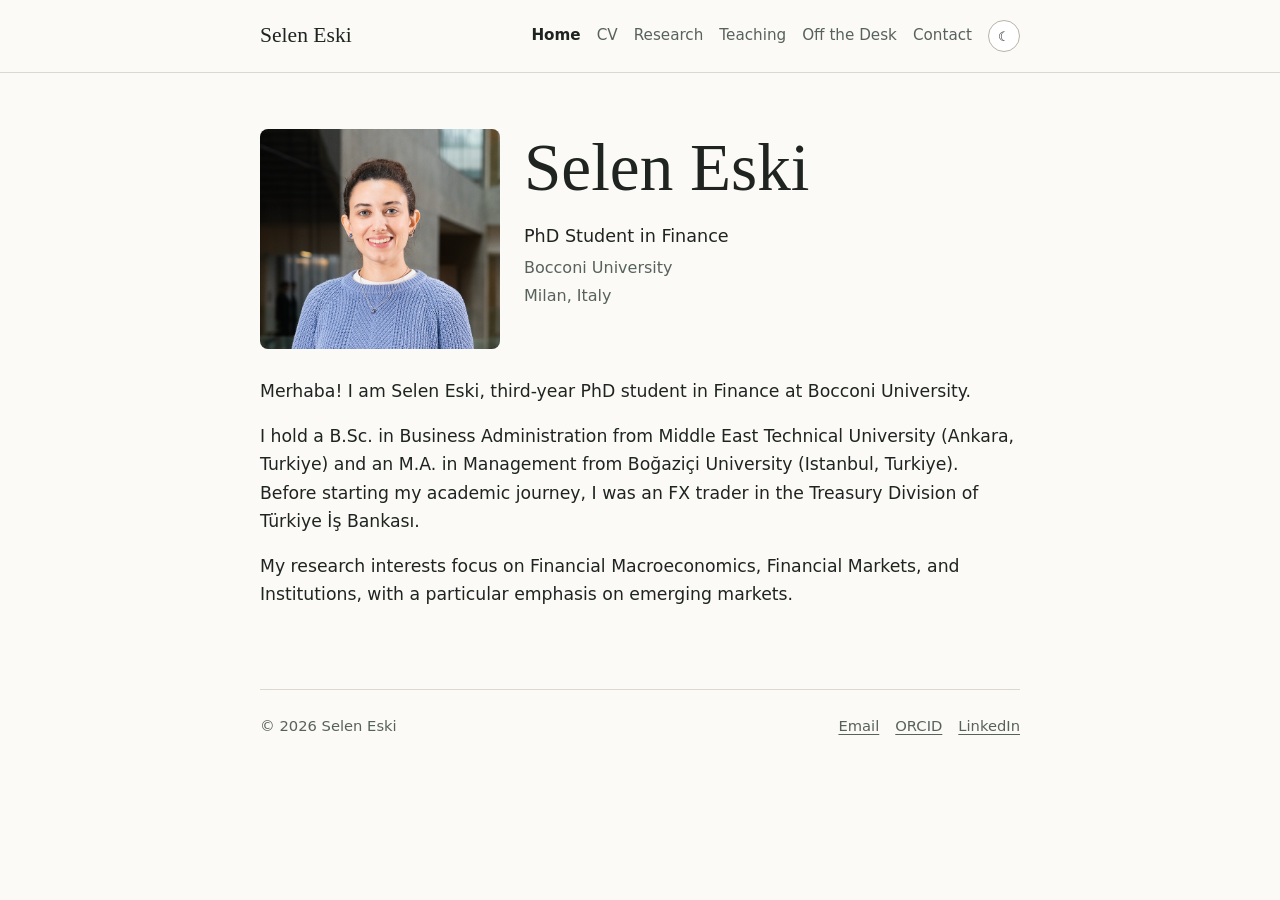
<file: index.html>
<!doctype html>
<html lang="en">
  <head>
    <meta charset="utf-8">
    <meta name="viewport" content="width=device-width, initial-scale=1">
    <title>Selen Eski</title>
    <meta name="description" content="Selen Eski, PhD Student in Finance at Bocconi University.">
    <link rel="stylesheet" href="assets/styles.css">
    <script src="assets/theme.js" defer></script>
  </head>
  <body>
    <a class="skip-link" href="#main">Skip to content</a>
    <header class="site-header">
      <div class="header-inner">
        <a class="brand" href="index.html">Selen Eski</a>
        <nav class="nav" aria-label="Primary">
          <a href="index.html" aria-current="page">Home</a>
          <a href="cv.html">CV</a>
          <a href="research.html">Research</a>
          <a href="teaching.html">Teaching</a>
          <a href="unpublished-findings.html">Off the Desk</a>
          <a href="contact.html">Contact</a>
          <button class="theme-toggle" type="button" data-theme-toggle aria-label="Toggle colour theme">☾</button>
        </nav>
      </div>
    </header>

    <main id="main">
      <section class="intro">
        <img class="portrait" src="assets/photo.png" alt="Selen Eski" width="220" height="220">
        <div>
          <h1>Selen Eski</h1>
          <p class="role">PhD Student in Finance</p>
          <p class="affiliation">Bocconi University</p>
          <p class="affiliation">Milan, Italy</p>
        </div>
      </section>

      <div class="lead">
        <p>Merhaba! I am Selen Eski, third-year PhD student in Finance at Bocconi University.</p>
        <p>I hold a B.Sc. in Business Administration from Middle East Technical University (Ankara, Turkiye) and an M.A. in Management from Boğaziçi University (Istanbul, Turkiye). Before starting my academic journey, I was an FX trader in the Treasury Division of Türkiye İş Bankası.</p>
        <p>My research interests focus on Financial Macroeconomics, Financial Markets, and Institutions, with a particular emphasis on emerging markets.</p>
      </div>
    </main>

    <footer class="site-footer">
      <span>© 2026 Selen Eski</span>
      <div class="footer-links">
        <a href="mailto:selen.eski@phd.unibocconi.it">Email</a>
        <a href="https://orcid.org/0009-0007-5661-3999">ORCID</a>
        <a href="https://www.linkedin.com/in/selen-eski-ba7762125/">LinkedIn</a>
      </div>
    </footer>
  </body>
</html>
</file>
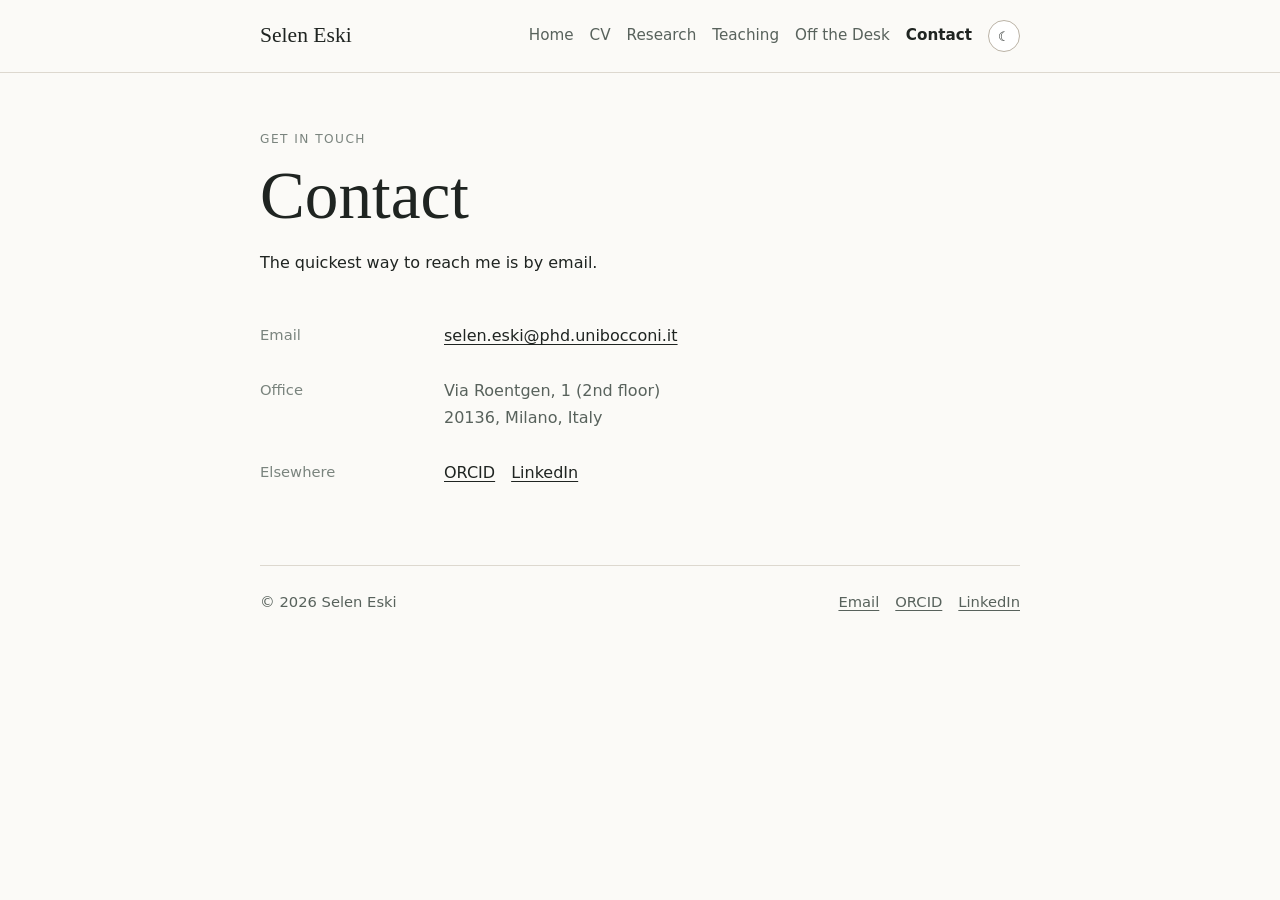
<file: contact.html>
<!doctype html>
<html lang="en">
  <head>
    <meta charset="utf-8">
    <meta name="viewport" content="width=device-width, initial-scale=1">
    <title>Contact · Selen Eski</title>
    <meta name="description" content="Contact Selen Eski.">
    <link rel="stylesheet" href="assets/styles.css">
    <script src="assets/theme.js" defer></script>
  </head>
  <body>
    <a class="skip-link" href="#main">Skip to content</a>
    <header class="site-header">
      <div class="header-inner">
        <a class="brand" href="index.html">Selen Eski</a>
        <nav class="nav" aria-label="Primary">
          <a href="index.html">Home</a>
          <a href="cv.html">CV</a>
          <a href="research.html">Research</a>
          <a href="teaching.html">Teaching</a>
          <a href="unpublished-findings.html">Off the Desk</a>
          <a href="contact.html" aria-current="page">Contact</a>
          <button class="theme-toggle" type="button" data-theme-toggle aria-label="Toggle colour theme">☾</button>
        </nav>
      </div>
    </header>

    <main id="main">
      <div class="page-head">
        <p class="eyebrow">Get in Touch</p>
        <h1>Contact</h1>
        <p>The quickest way to reach me is by email.</p>
      </div>

      <dl class="details">
        <div>
          <dt>Email</dt>
          <dd><a href="mailto:selen.eski@phd.unibocconi.it">selen.eski@phd.unibocconi.it</a></dd>
        </div>
        <div>
          <dt>Office</dt>
          <dd class="office">Via Roentgen, 1 (2nd floor)
20136, Milano, Italy</dd>
        </div>
        <div>
          <dt>Elsewhere</dt>
          <dd class="footer-links">
            <a href="https://orcid.org/0009-0007-5661-3999">ORCID</a>
            <a href="https://www.linkedin.com/in/selen-eski-ba7762125/">LinkedIn</a>
          </dd>
        </div>
      </dl>
    </main>

    <footer class="site-footer">
      <span>© 2026 Selen Eski</span>
      <div class="footer-links">
        <a href="mailto:selen.eski@phd.unibocconi.it">Email</a>
        <a href="https://orcid.org/0009-0007-5661-3999">ORCID</a>
        <a href="https://www.linkedin.com/in/selen-eski-ba7762125/">LinkedIn</a>
      </div>
    </footer>
  </body>
</html>
</file>
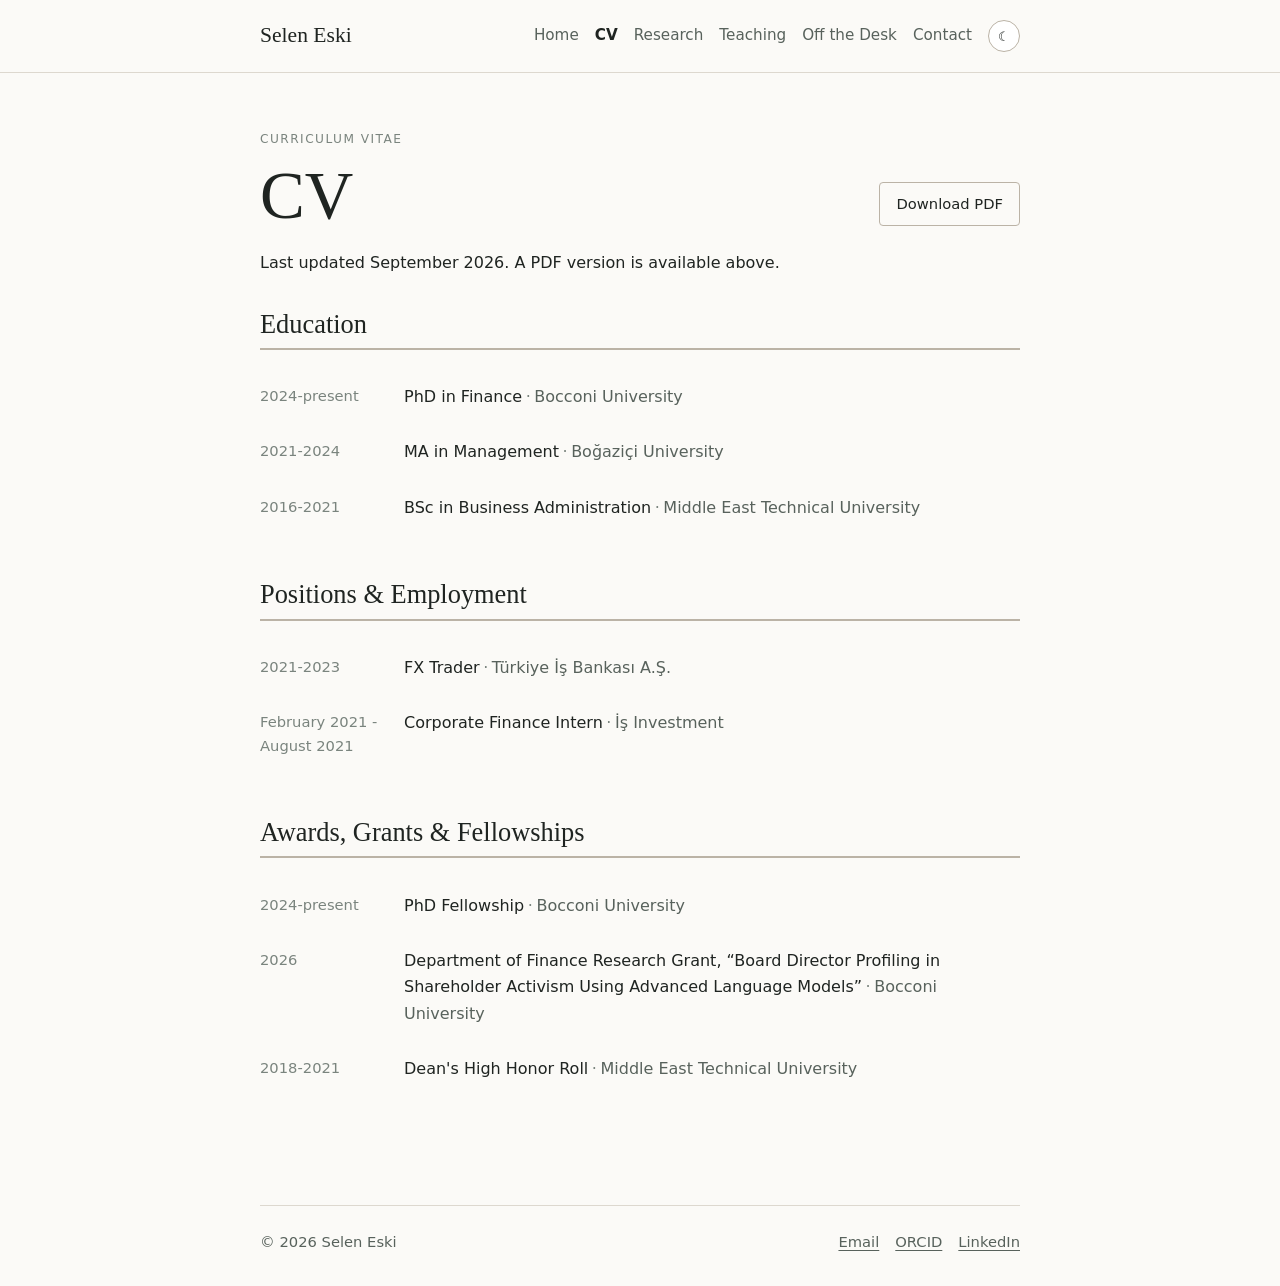
<file: cv.html>
<!doctype html>
<html lang="en">
  <head>
    <meta charset="utf-8">
    <meta name="viewport" content="width=device-width, initial-scale=1">
    <title>CV · Selen Eski</title>
    <meta name="description" content="Curriculum vitae for Selen Eski.">
    <link rel="stylesheet" href="assets/styles.css">
    <script src="assets/theme.js" defer></script>
  </head>
  <body>
    <a class="skip-link" href="#main">Skip to content</a>
    <header class="site-header">
      <div class="header-inner">
        <a class="brand" href="index.html">Selen Eski</a>
        <nav class="nav" aria-label="Primary">
          <a href="index.html">Home</a>
          <a href="cv.html" aria-current="page">CV</a>
          <a href="research.html">Research</a>
          <a href="teaching.html">Teaching</a>
          <a href="unpublished-findings.html">Off the Desk</a>
          <a href="contact.html">Contact</a>
          <button class="theme-toggle" type="button" data-theme-toggle aria-label="Toggle colour theme">☾</button>
        </nav>
      </div>
    </header>

    <main id="main">
      <div class="page-head">
        <p class="eyebrow">Curriculum Vitae</p>
        <div class="actions">
          <h1>CV</h1>
          <a class="button" href="assets/ESKI_Selen_CV_Sep2026.pdf">Download PDF</a>
        </div>
        <p>Last updated September 2026. A PDF version is available above.</p>
      </div>

      <section class="section">
        <h2>Education</h2>
        <ul class="timeline">
          <li><span class="period">2024-present</span><p class="headline">PhD in Finance<span class="sep">·</span><span class="org">Bocconi University</span></p></li>
          <li><span class="period">2021-2024</span><p class="headline">MA in Management<span class="sep">·</span><span class="org">Boğaziçi University</span></p></li>
          <li><span class="period">2016-2021</span><p class="headline">BSc in Business Administration<span class="sep">·</span><span class="org">Middle East Technical University</span></p></li>
        </ul>
      </section>

      <section class="section">
        <h2>Positions &amp; Employment</h2>
        <ul class="timeline">
          <li><span class="period">2021-2023</span><p class="headline">FX Trader<span class="sep">·</span><span class="org">Türkiye İş Bankası A.Ş.</span></p></li>
          <li><span class="period">February 2021 - August 2021</span><p class="headline">Corporate Finance Intern<span class="sep">·</span><span class="org">İş Investment</span></p></li>
        </ul>
      </section>

      <section class="section">
        <h2>Awards, Grants &amp; Fellowships</h2>
        <ul class="timeline">
          <li><span class="period">2024-present</span><p class="headline">PhD Fellowship<span class="sep">·</span><span class="org">Bocconi University</span></p></li>
          <li><span class="period">2026</span><p class="headline">Department of Finance Research Grant, “Board Director Profiling in Shareholder Activism Using Advanced Language Models”<span class="sep">·</span><span class="org">Bocconi University</span></p></li>
          <li><span class="period">2018-2021</span><p class="headline">Dean's High Honor Roll<span class="sep">·</span><span class="org">Middle East Technical University</span></p></li>
        </ul>
      </section>
    </main>

    <footer class="site-footer">
      <span>© 2026 Selen Eski</span>
      <div class="footer-links">
        <a href="mailto:selen.eski@phd.unibocconi.it">Email</a>
        <a href="https://orcid.org/0009-0007-5661-3999">ORCID</a>
        <a href="https://www.linkedin.com/in/selen-eski-ba7762125/">LinkedIn</a>
      </div>
    </footer>
  </body>
</html>
</file>
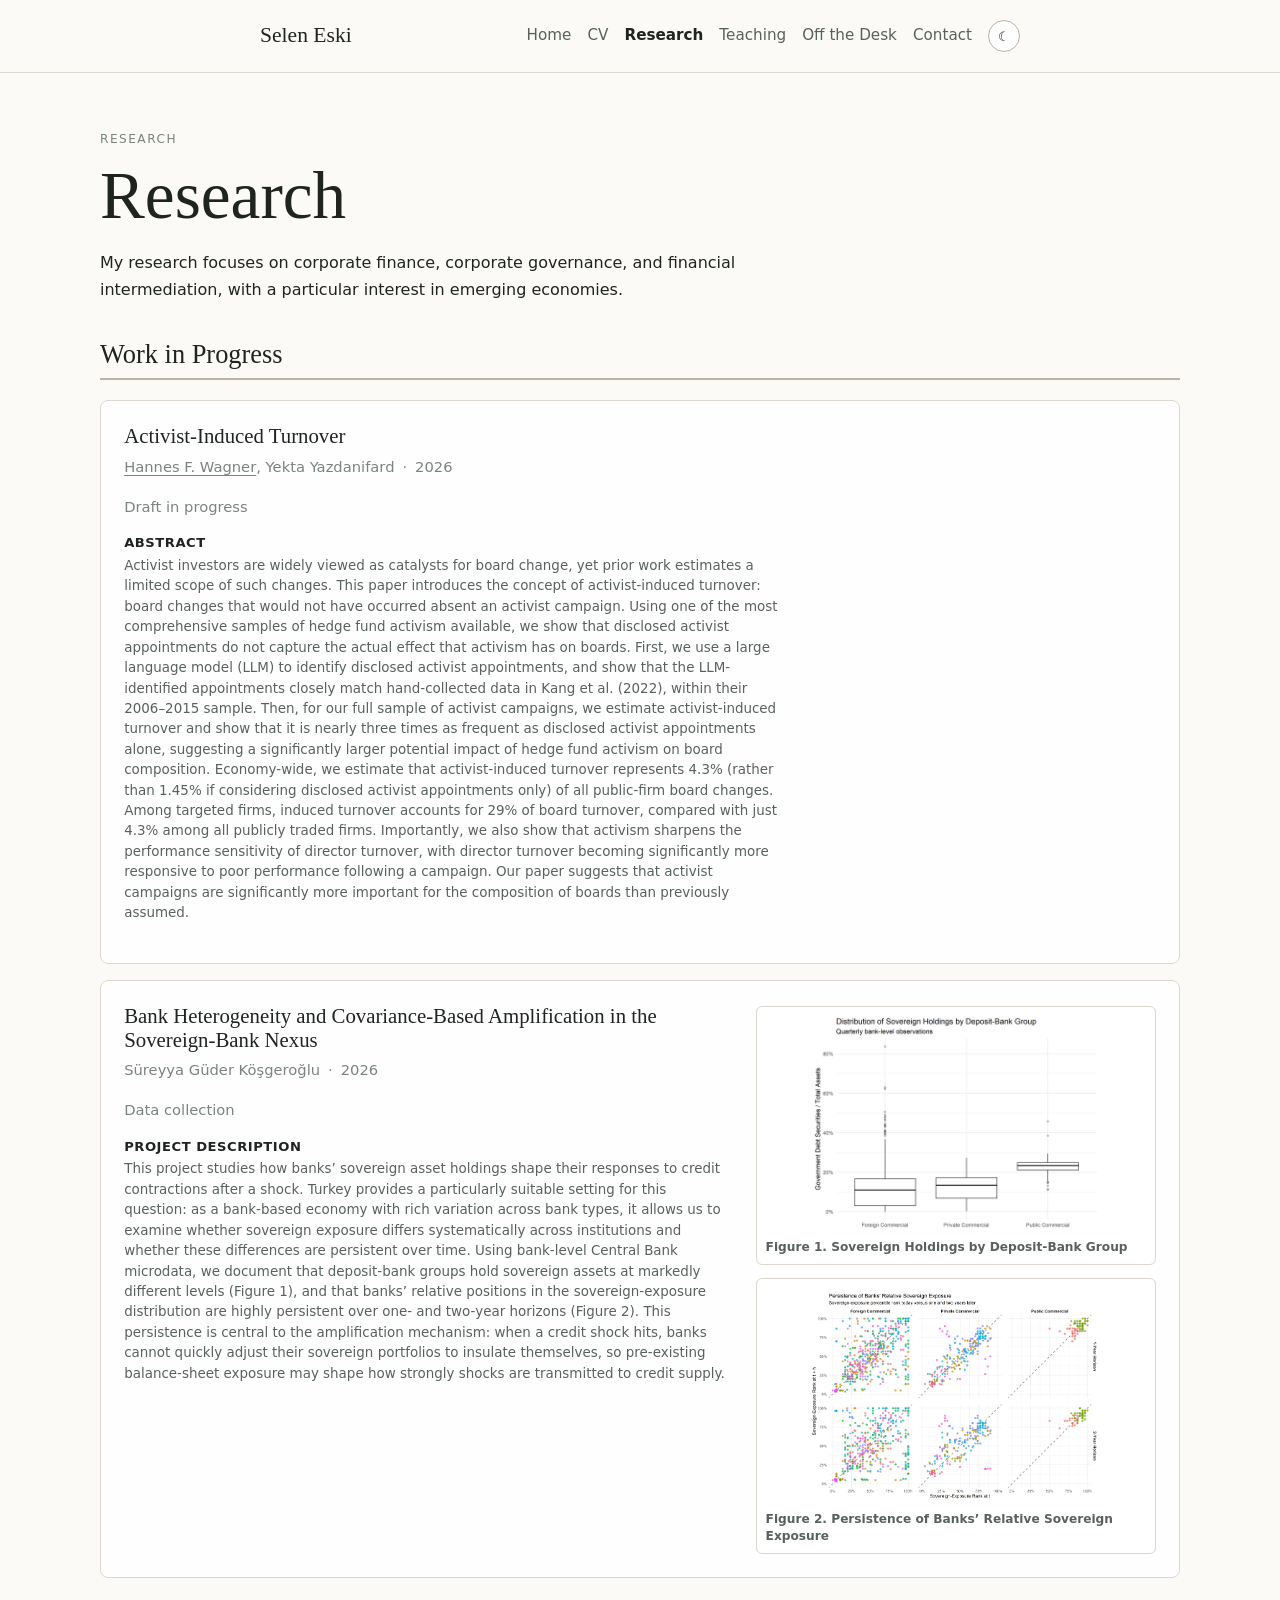
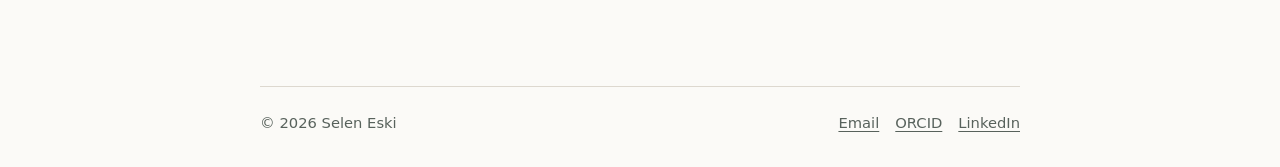
<file: research.html>
<!doctype html>
<html lang="en">
  <head>
    <meta charset="utf-8">
    <meta name="viewport" content="width=device-width, initial-scale=1">
    <title>Research · Selen Eski</title>
    <meta name="description" content="Research by Selen Eski.">
    <link rel="stylesheet" href="assets/styles.css">
    <script src="assets/theme.js" defer></script>
  </head>
  <body>
    <a class="skip-link" href="#main">Skip to content</a>
    <header class="site-header">
      <div class="header-inner">
        <a class="brand" href="index.html">Selen Eski</a>
        <nav class="nav" aria-label="Primary">
          <a href="index.html">Home</a>
          <a href="cv.html">CV</a>
          <a href="research.html" aria-current="page">Research</a>
          <a href="teaching.html">Teaching</a>
          <a href="unpublished-findings.html">Off the Desk</a>
          <a href="contact.html">Contact</a>
          <button class="theme-toggle" type="button" data-theme-toggle aria-label="Toggle colour theme">☾</button>
        </nav>
      </div>
    </header>

    <main class="research-main" id="main">
      <div class="page-head">
        <p class="eyebrow">Research</p>
        <h1>Research</h1>
        <p>My research focuses on corporate finance, corporate governance, and financial intermediation, with a particular interest in emerging economies.</p>
      </div>

      <section class="section" id="work-in-progress">
        <h2>Work in Progress</h2>
        <article class="paper paper-text-only">
          <div class="paper-copy">
            <h3>Activist-Induced Turnover</h3>
            <p class="byline"><a href="https://www.hannesfwagner.com/" target="_blank" rel="noopener">Hannes F. Wagner</a>, Yekta Yazdanifard <span class="sep">·</span> 2026</p>
            <p class="venue">Draft in progress</p>
            <div class="paper-description">
              <h4>Abstract</h4>
              <p>Activist investors are widely viewed as catalysts for board change, yet prior work estimates a limited scope of such changes. This paper introduces the concept of activist-induced turnover: board changes that would not have occurred absent an activist campaign. Using one of the most comprehensive samples of hedge fund activism available, we show that disclosed activist appointments do not capture the actual effect that activism has on boards. First, we use a large language model (LLM) to identify disclosed activist appointments, and show that the LLM-identified appointments closely match hand-collected data in Kang et al. (2022), within their 2006–2015 sample. Then, for our full sample of activist campaigns, we estimate activist-induced turnover and show that it is nearly three times as frequent as disclosed activist appointments alone, suggesting a significantly larger potential impact of hedge fund activism on board composition. Economy-wide, we estimate that activist-induced turnover represents 4.3% (rather than 1.45% if considering disclosed activist appointments only) of all public-firm board changes. Among targeted firms, induced turnover accounts for 29% of board turnover, compared with just 4.3% among all publicly traded firms. Importantly, we also show that activism sharpens the performance sensitivity of director turnover, with director turnover becoming significantly more responsive to poor performance following a campaign. Our paper suggests that activist campaigns are significantly more important for the composition of boards than previously assumed.</p>
            </div>
          </div>
        </article>
        <article class="paper paper-with-figures">
          <div class="paper-copy">
            <h3>Bank Heterogeneity and Covariance-Based Amplification in the Sovereign-Bank Nexus</h3>
            <p class="byline">Süreyya Güder Köşgeroğlu <span class="sep">·</span> 2026</p>
            <p class="venue">Data collection</p>
            <div class="paper-description">
              <h4>Project Description</h4>
              <p>This project studies how banks’ sovereign asset holdings shape their responses to credit contractions after a shock. Turkey provides a particularly suitable setting for this question: as a bank-based economy with rich variation across bank types, it allows us to examine whether sovereign exposure differs systematically across institutions and whether these differences are persistent over time. Using bank-level Central Bank microdata, we document that deposit-bank groups hold sovereign assets at markedly different levels (Figure 1), and that banks’ relative positions in the sovereign-exposure distribution are highly persistent over one- and two-year horizons (Figure 2). This persistence is central to the amplification mechanism: when a credit shock hits, banks cannot quickly adjust their sovereign portfolios to insulate themselves, so pre-existing balance-sheet exposure may shape how strongly shocks are transmitted to credit supply.</p>
            </div>
          </div>
          <div class="research-figures">
            <figure>
              <img src="assets/research/sovereign-holdings-by-bank-group.png" alt="Sovereign holdings by deposit-bank group">
              <figcaption>Figure 1. Sovereign Holdings by Deposit-Bank Group</figcaption>
            </figure>
            <figure>
              <img src="assets/research/sovereign-exposure-persistence.png" alt="Persistence of banks' relative sovereign exposure">
              <figcaption>Figure 2. Persistence of Banks’ Relative Sovereign Exposure</figcaption>
            </figure>
          </div>
        </article>
      </section>
    </main>

    <footer class="site-footer">
      <span>© 2026 Selen Eski</span>
      <div class="footer-links">
        <a href="mailto:selen.eski@phd.unibocconi.it">Email</a>
        <a href="https://orcid.org/0009-0007-5661-3999">ORCID</a>
        <a href="https://www.linkedin.com/in/selen-eski-ba7762125/">LinkedIn</a>
      </div>
    </footer>
  </body>
</html>
</file>
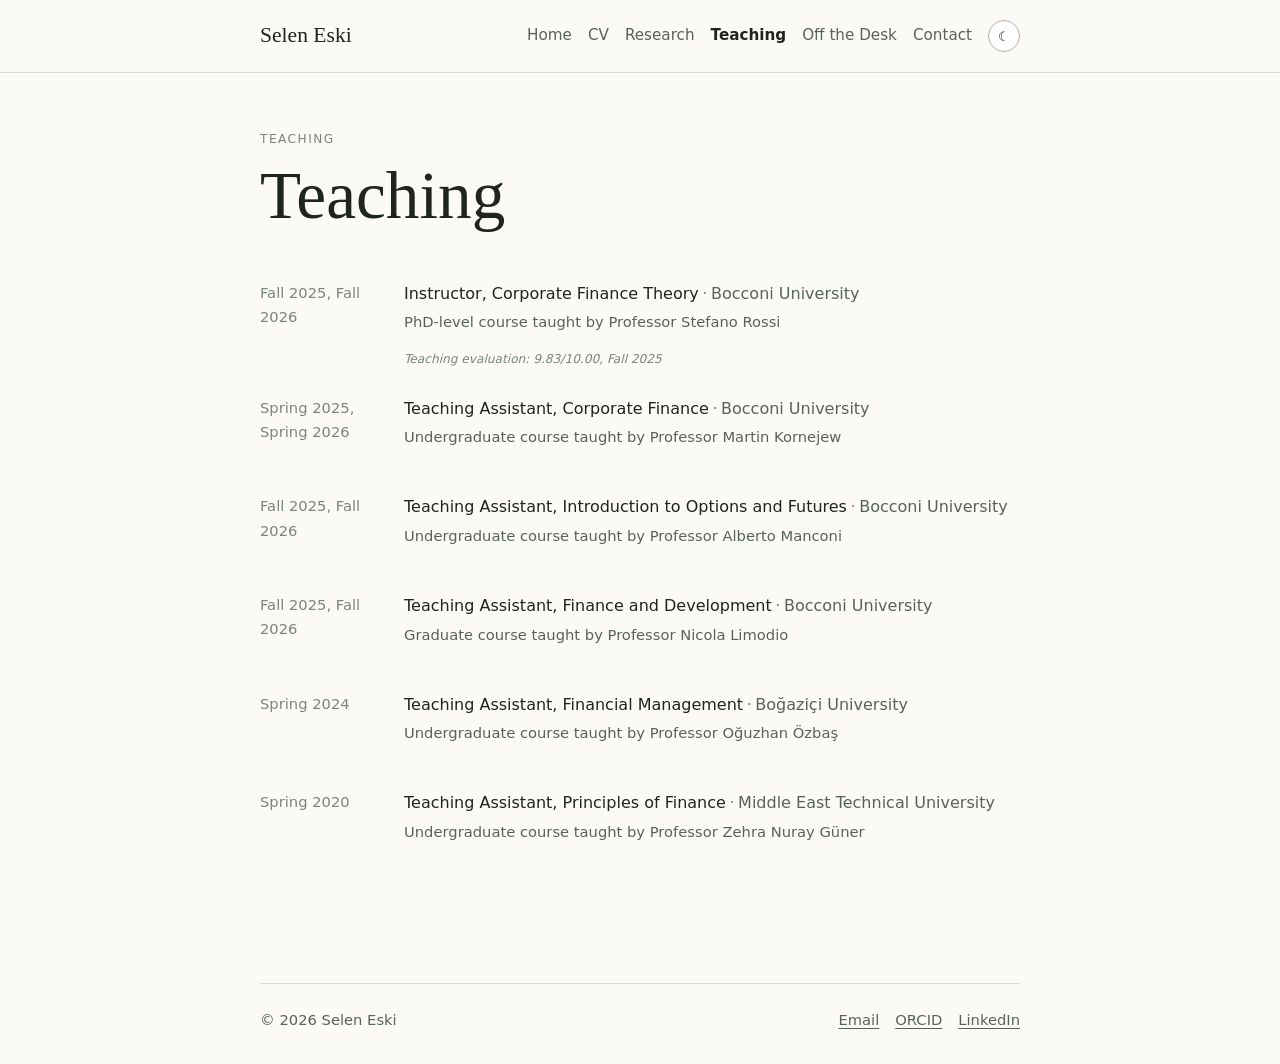
<file: teaching.html>
<!doctype html>
<html lang="en">
  <head>
    <meta charset="utf-8">
    <meta name="viewport" content="width=device-width, initial-scale=1">
    <title>Teaching · Selen Eski</title>
    <meta name="description" content="Teaching experience for Selen Eski.">
    <link rel="stylesheet" href="assets/styles.css">
    <script src="assets/theme.js" defer></script>
  </head>
  <body>
    <a class="skip-link" href="#main">Skip to content</a>
    <header class="site-header">
      <div class="header-inner">
        <a class="brand" href="index.html">Selen Eski</a>
        <nav class="nav" aria-label="Primary">
          <a href="index.html">Home</a>
          <a href="cv.html">CV</a>
          <a href="research.html">Research</a>
          <a href="teaching.html" aria-current="page">Teaching</a>
          <a href="unpublished-findings.html">Off the Desk</a>
          <a href="contact.html">Contact</a>
          <button class="theme-toggle" type="button" data-theme-toggle aria-label="Toggle colour theme">☾</button>
        </nav>
      </div>
    </header>

    <main id="main">
      <div class="page-head">
        <p class="eyebrow">Teaching</p>
        <h1>Teaching</h1>
      </div>

      <section class="section">
        <ul class="timeline">
          <li><span class="period">Fall 2025, Fall 2026</span><div><p class="headline">Instructor, Corporate Finance Theory<span class="sep">·</span><span class="org">Bocconi University</span></p><p class="note">PhD-level course taught by Professor Stefano Rossi</p><p class="evaluation">Teaching evaluation: 9.83/10.00, Fall 2025</p></div></li>
          <li><span class="period">Spring 2025, Spring 2026</span><div><p class="headline">Teaching Assistant, Corporate Finance<span class="sep">·</span><span class="org">Bocconi University</span></p><p class="note">Undergraduate course taught by Professor Martin Kornejew</p></div></li>
          <li><span class="period">Fall 2025, Fall 2026</span><div><p class="headline">Teaching Assistant, Introduction to Options and Futures<span class="sep">·</span><span class="org">Bocconi University</span></p><p class="note">Undergraduate course taught by Professor Alberto Manconi</p></div></li>
          <li><span class="period">Fall 2025, Fall 2026</span><div><p class="headline">Teaching Assistant, Finance and Development<span class="sep">·</span><span class="org">Bocconi University</span></p><p class="note">Graduate course taught by Professor Nicola Limodio</p></div></li>
          <li><span class="period">Spring 2024</span><div><p class="headline">Teaching Assistant, Financial Management<span class="sep">·</span><span class="org">Boğaziçi University</span></p><p class="note">Undergraduate course taught by Professor Oğuzhan Özbaş</p></div></li>
          <li><span class="period">Spring 2020</span><div><p class="headline">Teaching Assistant, Principles of Finance<span class="sep">·</span><span class="org">Middle East Technical University</span></p><p class="note">Undergraduate course taught by Professor Zehra Nuray Güner</p></div></li>
        </ul>
      </section>
    </main>

    <footer class="site-footer">
      <span>© 2026 Selen Eski</span>
      <div class="footer-links">
        <a href="mailto:selen.eski@phd.unibocconi.it">Email</a>
        <a href="https://orcid.org/0009-0007-5661-3999">ORCID</a>
        <a href="https://www.linkedin.com/in/selen-eski-ba7762125/">LinkedIn</a>
      </div>
    </footer>
  </body>
</html>
</file>
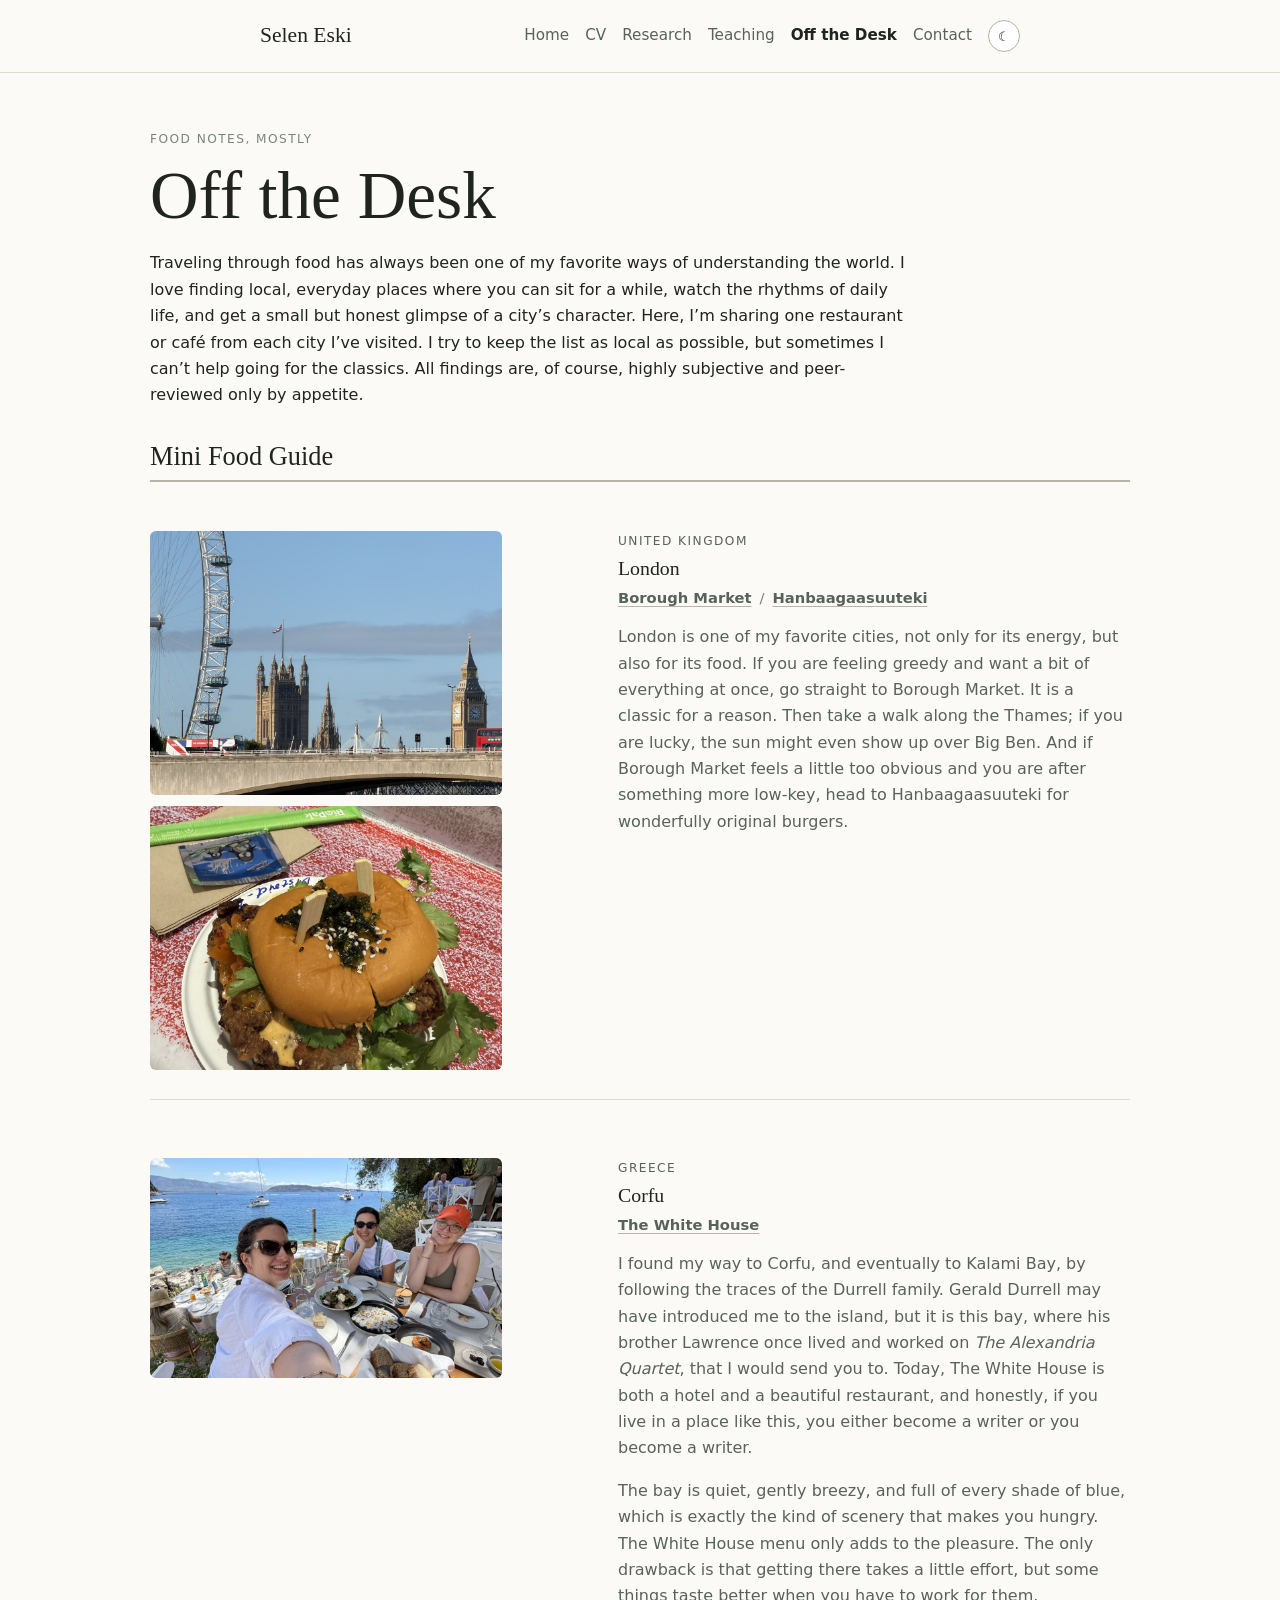
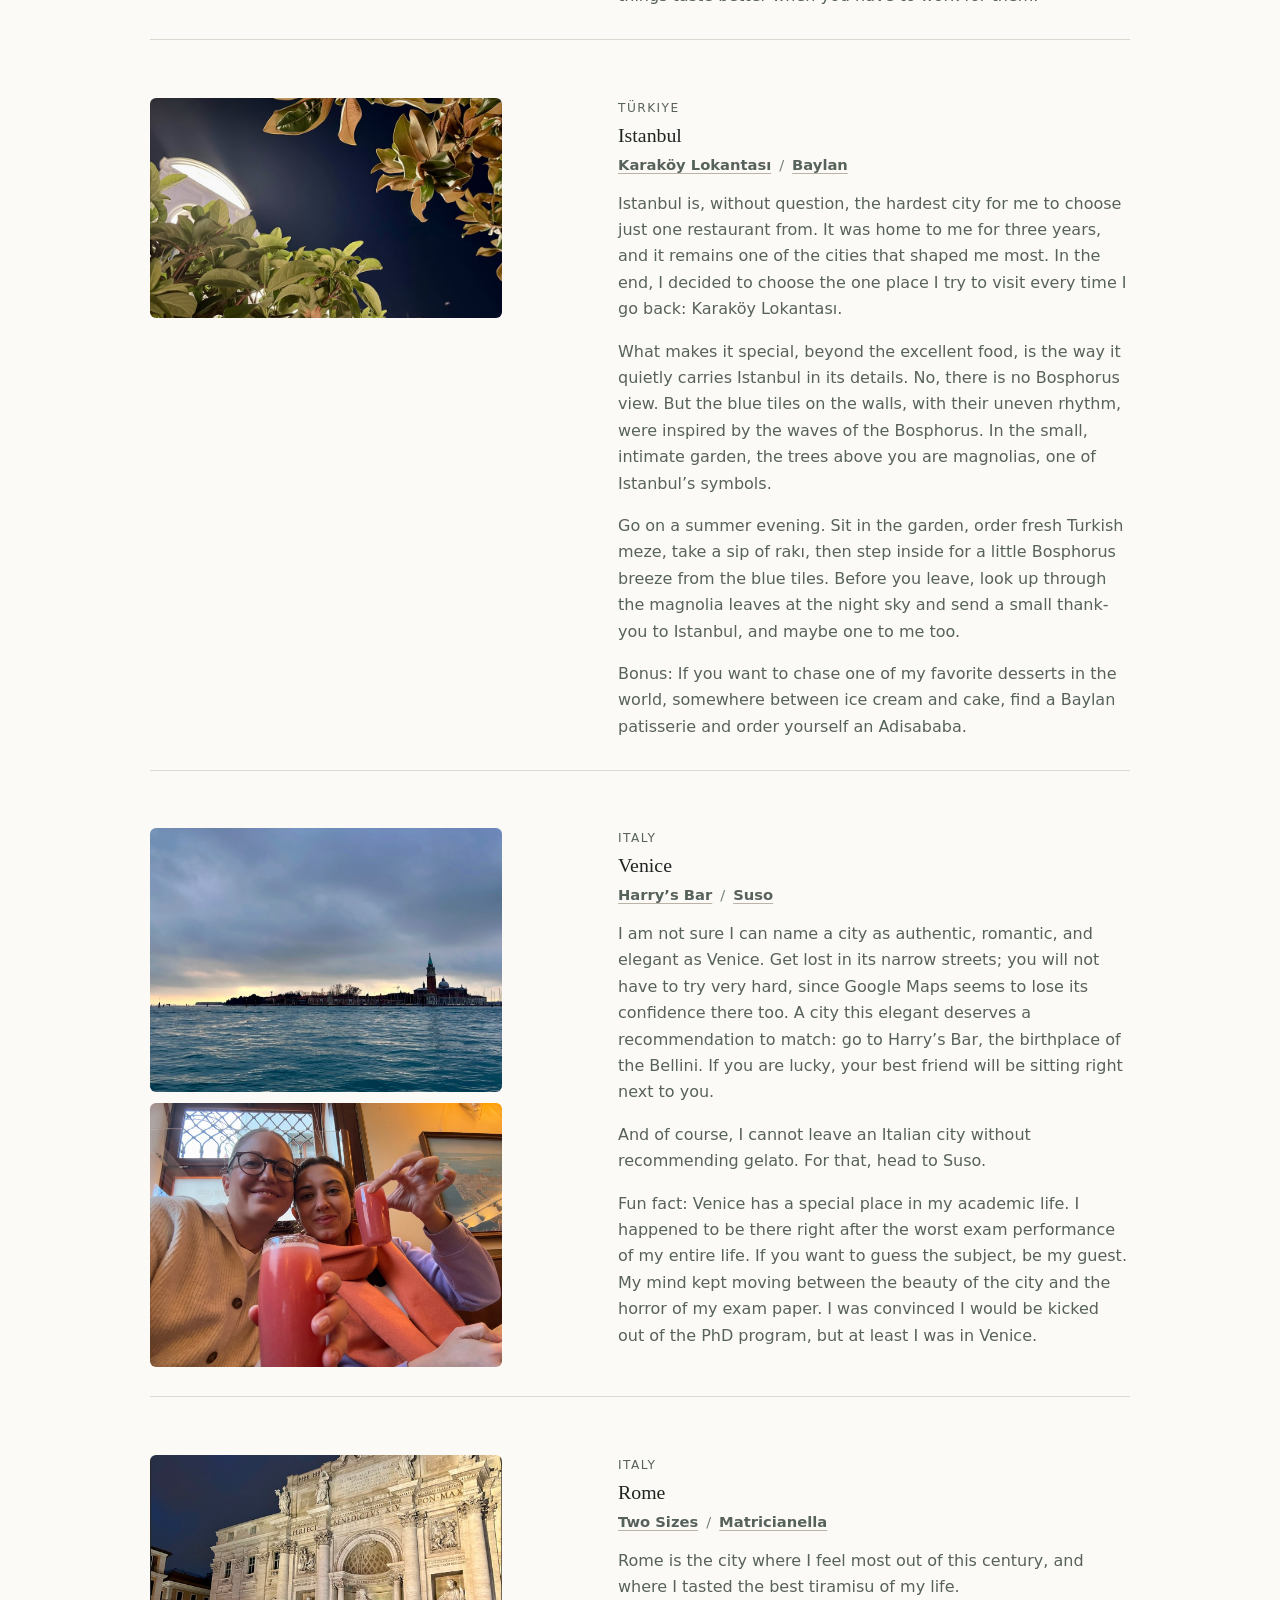
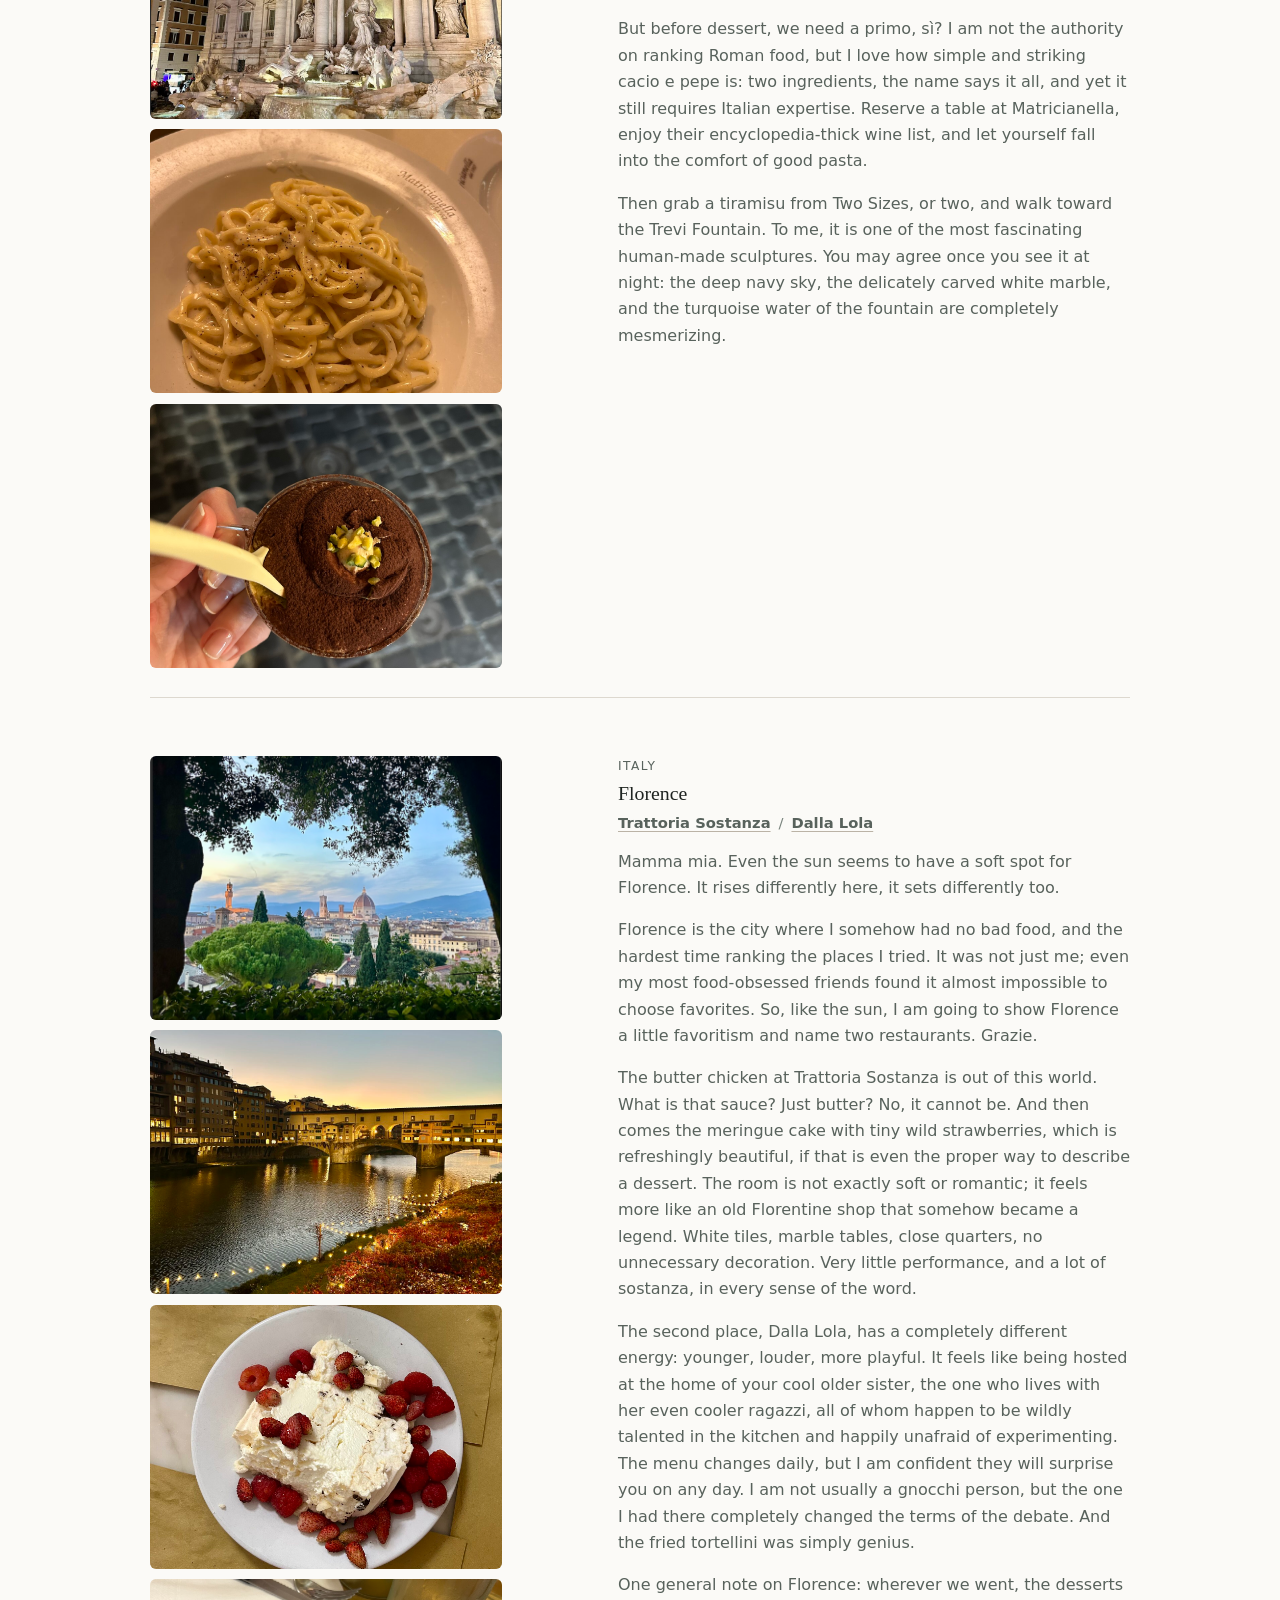
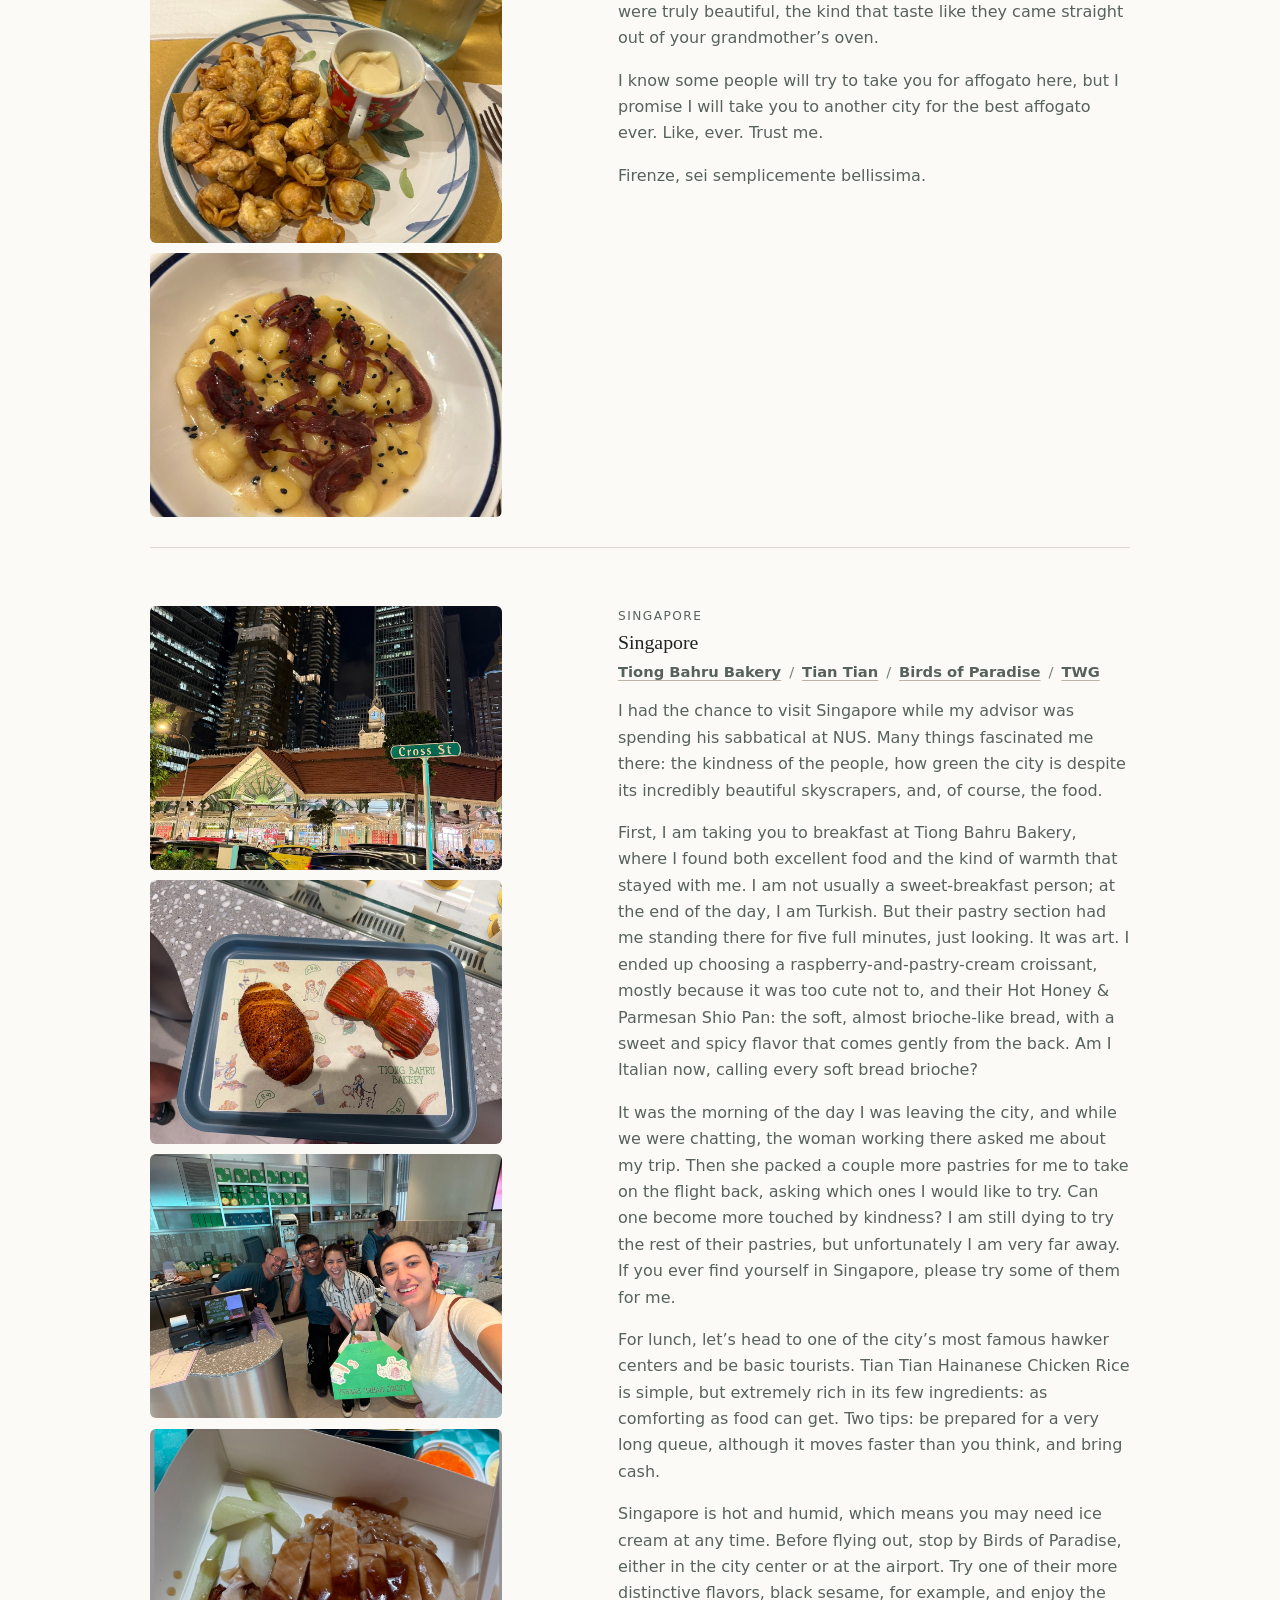
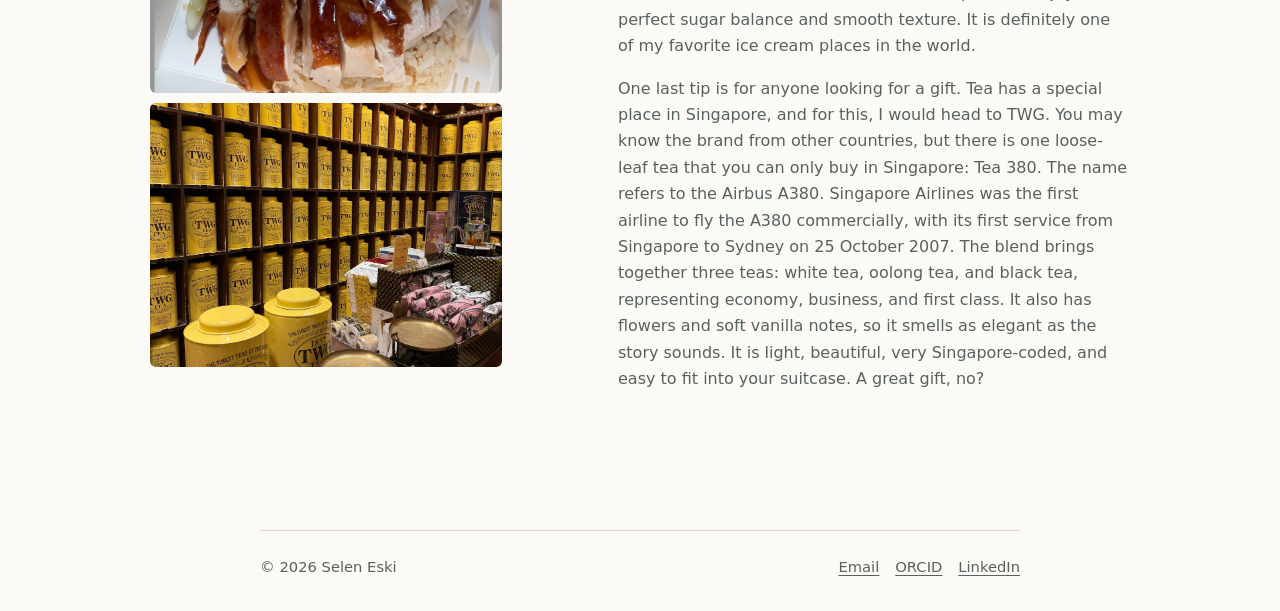
<file: unpublished-findings.html>
<!doctype html>
<html lang="en">
  <head>
    <meta charset="utf-8">
    <meta name="viewport" content="width=device-width, initial-scale=1">
    <title>Off the Desk · Selen Eski</title>
    <meta name="description" content="Food notes and city tables by Selen Eski.">
    <link rel="stylesheet" href="assets/styles.css">
    <script src="assets/theme.js" defer></script>
  </head>
  <body>
    <a class="skip-link" href="#main">Skip to content</a>
    <header class="site-header">
      <div class="header-inner">
        <a class="brand" href="index.html">Selen Eski</a>
        <nav class="nav" aria-label="Primary">
          <a href="index.html">Home</a>
          <a href="cv.html">CV</a>
          <a href="research.html">Research</a>
          <a href="teaching.html">Teaching</a>
          <a href="unpublished-findings.html" aria-current="page">Off the Desk</a>
          <a href="contact.html">Contact</a>
          <button class="theme-toggle" type="button" data-theme-toggle aria-label="Toggle colour theme">☾</button>
        </nav>
      </div>
    </header>

    <main class="offdesk-main" id="main">
      <div class="page-head">
        <p class="eyebrow">Food notes, mostly</p>
        <h1>Off the Desk</h1>
        <p>Traveling through food has always been one of my favorite ways of understanding the world. I love finding local, everyday places where you can sit for a while, watch the rhythms of daily life, and get a small but honest glimpse of a city’s character. Here, I’m sharing one restaurant or café from each city I’ve visited. I try to keep the list as local as possible, but sometimes I can’t help going for the classics. All findings are, of course, highly subjective and peer-reviewed only by appetite.</p>
      </div>

      <section class="section">
        <h2>Mini Food Guide</h2>
        <div class="food-guide">
          <article class="food-card">
            <div class="food-photo-grid">
              <img class="food-photo" src="assets/findings/london.jpg" alt="London skyline with the London Eye and Big Ben on a sunny day">
              <img class="food-photo" src="assets/findings/london-borough.jpg" alt="Burger from Hanbaagaasuuteki in London">
            </div>
            <div class="food-copy">
              <p class="eyebrow">United Kingdom</p>
              <h3>London</h3>
              <p class="venue">
                <a href="https://share.google/GtrwVR388L38H026P" target="_blank" rel="noopener">Borough Market</a>
                <span class="sep">/</span>
                <a href="https://share.google/UmRUT7gk7hOzqCEUT" target="_blank" rel="noopener">Hanbaagaasuuteki</a>
              </p>
              <p>London is one of my favorite cities, not only for its energy, but also for its food. If you are feeling greedy and want a bit of everything at once, go straight to Borough Market. It is a classic for a reason. Then take a walk along the Thames; if you are lucky, the sun might even show up over Big Ben. And if Borough Market feels a little too obvious and you are after something more low-key, head to Hanbaagaasuuteki for wonderfully original burgers.</p>
            </div>
          </article>

          <article class="food-card">
            <img class="food-photo" src="assets/findings/corfu.jpg" alt="Lunch table by the sea at The White House in Corfu">
            <div class="food-copy">
              <p class="eyebrow">Greece</p>
              <h3>Corfu</h3>
              <p class="venue"><a href="https://share.google/8FQqFU6lrQrCkwh2O" target="_blank" rel="noopener">The White House</a></p>
              <p>I found my way to Corfu, and eventually to Kalami Bay, by following the traces of the Durrell family. Gerald Durrell may have introduced me to the island, but it is this bay, where his brother Lawrence once lived and worked on <em>The Alexandria Quartet</em>, that I would send you to. Today, The White House is both a hotel and a beautiful restaurant, and honestly, if you live in a place like this, you either become a writer or you become a writer.</p>
              <p>The bay is quiet, gently breezy, and full of every shade of blue, which is exactly the kind of scenery that makes you hungry. The White House menu only adds to the pleasure. The only drawback is that getting there takes a little effort, but some things taste better when you have to work for them.</p>
            </div>
          </article>

          <article class="food-card">
            <img class="food-photo" src="assets/findings/istanbul.jpg" alt="Magnolia leaves and evening lights at Karaköy Lokantası in Istanbul">
            <div class="food-copy">
              <p class="eyebrow">Türkiye</p>
              <h3>Istanbul</h3>
              <p class="venue">
                <a href="https://share.google/XWHs9Kg1YXP1yvKmh" target="_blank" rel="noopener">Karaköy Lokantası</a>
                <span class="sep">/</span>
                <a href="https://share.google/0zgQEXiaoL6dwSqej" target="_blank" rel="noopener">Baylan</a>
              </p>
              <p>Istanbul is, without question, the hardest city for me to choose just one restaurant from. It was home to me for three years, and it remains one of the cities that shaped me most. In the end, I decided to choose the one place I try to visit every time I go back: Karaköy Lokantası.</p>
              <p>What makes it special, beyond the excellent food, is the way it quietly carries Istanbul in its details. No, there is no Bosphorus view. But the blue tiles on the walls, with their uneven rhythm, were inspired by the waves of the Bosphorus. In the small, intimate garden, the trees above you are magnolias, one of Istanbul’s symbols.</p>
              <p>Go on a summer evening. Sit in the garden, order fresh Turkish meze, take a sip of rakı, then step inside for a little Bosphorus breeze from the blue tiles. Before you leave, look up through the magnolia leaves at the night sky and send a small thank-you to Istanbul, and maybe one to me too.</p>
              <p>Bonus: If you want to chase one of my favorite desserts in the world, somewhere between ice cream and cake, find a Baylan patisserie and order yourself an Adisababa.</p>
            </div>
          </article>

          <article class="food-card">
            <div class="food-photo-grid">
              <img class="food-photo" src="assets/findings/venice-canal.jpg" alt="Venice lagoon at sunset with San Giorgio Maggiore in the distance">
              <img class="food-photo" src="assets/findings/venice-bellini.jpg" alt="Bellinis at Harry's Bar in Venice">
            </div>
            <div class="food-copy">
              <p class="eyebrow">Italy</p>
              <h3>Venice</h3>
              <p class="venue">
                <a href="https://share.google/pFiEQmBuNEJGC64sy" target="_blank" rel="noopener">Harry’s Bar</a>
                <span class="sep">/</span>
                <a href="https://share.google/8qP1t3cXWBOEHlZ6g" target="_blank" rel="noopener">Suso</a>
              </p>
              <p>I am not sure I can name a city as authentic, romantic, and elegant as Venice. Get lost in its narrow streets; you will not have to try very hard, since Google Maps seems to lose its confidence there too. A city this elegant deserves a recommendation to match: go to Harry’s Bar, the birthplace of the Bellini. If you are lucky, your best friend will be sitting right next to you.</p>
              <p>And of course, I cannot leave an Italian city without recommending gelato. For that, head to Suso.</p>
              <p>Fun fact: Venice has a special place in my academic life. I happened to be there right after the worst exam performance of my entire life. If you want to guess the subject, be my guest. My mind kept moving between the beauty of the city and the horror of my exam paper. I was convinced I would be kicked out of the PhD program, but at least I was in Venice.</p>
            </div>
          </article>

          <article class="food-card photo-heavy">
            <div class="food-photo-grid mosaic">
              <img class="food-photo" src="assets/findings/rome-street.jpg" alt="The Trevi Fountain in Rome at night">
              <img class="food-photo" src="assets/findings/rome-fountain.jpg" alt="Cacio e pepe at Matricianella in Rome">
              <img class="food-photo" src="assets/findings/rome-tiramisu.jpg" alt="Tiramisu from Two Sizes in Rome">
            </div>
            <div class="food-copy">
              <p class="eyebrow">Italy</p>
              <h3>Rome</h3>
              <p class="venue">
                <a href="https://share.google/AbaSCsERN4jIEeuEa" target="_blank" rel="noopener">Two Sizes</a>
                <span class="sep">/</span>
                <a href="https://share.google/mZmD2ddrRLRipyFEX" target="_blank" rel="noopener">Matricianella</a>
              </p>
              <p>Rome is the city where I feel most out of this century, and where I tasted the best tiramisu of my life.</p>
              <p>But before dessert, we need a primo, sì? I am not the authority on ranking Roman food, but I love how simple and striking cacio e pepe is: two ingredients, the name says it all, and yet it still requires Italian expertise. Reserve a table at Matricianella, enjoy their encyclopedia-thick wine list, and let yourself fall into the comfort of good pasta.</p>
              <p>Then grab a tiramisu from Two Sizes, or two, and walk toward the Trevi Fountain. To me, it is one of the most fascinating human-made sculptures. You may agree once you see it at night: the deep navy sky, the delicately carved white marble, and the turquoise water of the fountain are completely mesmerizing.</p>
            </div>
          </article>

          <article class="food-card photo-heavy">
            <div class="food-photo-grid mosaic">
              <img class="food-photo" src="assets/findings/florence-view.jpg" alt="Florence skyline with the Duomo at sunset">
              <img class="food-photo" src="assets/findings/florence-sostanza.jpg" alt="Ponte Vecchio in Florence at dusk">
              <img class="food-photo" src="assets/findings/florence-dessert.jpg" alt="Meringue cake with berries at Trattoria Sostanza in Florence">
              <img class="food-photo" src="assets/findings/florence-tortellini.jpg" alt="Fried tortellini at Dalla Lola in Florence">
              <img class="food-photo" src="assets/findings/florence-table.jpg" alt="Gnocchi at Dalla Lola in Florence">
            </div>
            <div class="food-copy">
              <p class="eyebrow">Italy</p>
              <h3>Florence</h3>
              <p class="venue">
                <a href="https://share.google/WL8RNXrxxBWMQIR2J" target="_blank" rel="noopener">Trattoria Sostanza</a>
                <span class="sep">/</span>
                <a href="https://share.google/ZnQZe8VeaYk0vv2M2" target="_blank" rel="noopener">Dalla Lola</a>
              </p>
              <p>Mamma mia. Even the sun seems to have a soft spot for Florence. It rises differently here, it sets differently too.</p>
              <p>Florence is the city where I somehow had no bad food, and the hardest time ranking the places I tried. It was not just me; even my most food-obsessed friends found it almost impossible to choose favorites. So, like the sun, I am going to show Florence a little favoritism and name two restaurants. Grazie.</p>
              <p>The butter chicken at Trattoria Sostanza is out of this world. What is that sauce? Just butter? No, it cannot be. And then comes the meringue cake with tiny wild strawberries, which is refreshingly beautiful, if that is even the proper way to describe a dessert. The room is not exactly soft or romantic; it feels more like an old Florentine shop that somehow became a legend. White tiles, marble tables, close quarters, no unnecessary decoration. Very little performance, and a lot of sostanza, in every sense of the word.</p>
              <p>The second place, Dalla Lola, has a completely different energy: younger, louder, more playful. It feels like being hosted at the home of your cool older sister, the one who lives with her even cooler ragazzi, all of whom happen to be wildly talented in the kitchen and happily unafraid of experimenting. The menu changes daily, but I am confident they will surprise you on any day. I am not usually a gnocchi person, but the one I had there completely changed the terms of the debate. And the fried tortellini was simply genius.</p>
              <p>One general note on Florence: wherever we went, the desserts were truly beautiful, the kind that taste like they came straight out of your grandmother’s oven.</p>
              <p>I know some people will try to take you for affogato here, but I promise I will take you to another city for the best affogato ever. Like, ever. Trust me.</p>
              <p>Firenze, sei semplicemente bellissima.</p>
            </div>
          </article>

          <article class="food-card photo-heavy">
            <div class="food-photo-grid">
              <img class="food-photo" src="assets/findings/singapore-skyline.jpg" alt="Singapore skyline at night with Lau Pa Sat in the foreground">
              <img class="food-photo" src="assets/findings/singapore-breakfast.jpg" alt="Pastries at Tiong Bahru Bakery in Singapore">
              <img class="food-photo" src="assets/findings/singapore-chicken-rice.jpg" alt="Chicken rice at Tian Tian in Singapore">
              <img class="food-photo" src="assets/findings/singapore-ice-cream.jpg" alt="Ice cream at Birds of Paradise in Singapore">
              <img class="food-photo" src="assets/findings/singapore-tea.jpg" alt="Tea tins at TWG in Singapore">
            </div>
            <div class="food-copy">
              <p class="eyebrow">Singapore</p>
              <h3>Singapore</h3>
              <p class="venue">
                <a href="https://share.google/Xe6WzamGC8KC4qQiz" target="_blank" rel="noopener">Tiong Bahru Bakery</a>
                <span class="sep">/</span>
                <a href="https://share.google/EMFNgqji7iMFdMEq8" target="_blank" rel="noopener">Tian Tian</a>
                <span class="sep">/</span>
                <a href="https://share.google/kCLSygEdeGqoHAqRy" target="_blank" rel="noopener">Birds of Paradise</a>
                <span class="sep">/</span>
                <a href="https://twgtea.com/sg/en/loose-tea/tea-380-t6052" target="_blank" rel="noopener">TWG</a>
              </p>
              <p>I had the chance to visit Singapore while my advisor was spending his sabbatical at NUS. Many things fascinated me there: the kindness of the people, how green the city is despite its incredibly beautiful skyscrapers, and, of course, the food.</p>
              <p>First, I am taking you to breakfast at Tiong Bahru Bakery, where I found both excellent food and the kind of warmth that stayed with me. I am not usually a sweet-breakfast person; at the end of the day, I am Turkish. But their pastry section had me standing there for five full minutes, just looking. It was art. I ended up choosing a raspberry-and-pastry-cream croissant, mostly because it was too cute not to, and their Hot Honey &amp; Parmesan Shio Pan: the soft, almost brioche-like bread, with a sweet and spicy flavor that comes gently from the back. Am I Italian now, calling every soft bread brioche?</p>
              <p>It was the morning of the day I was leaving the city, and while we were chatting, the woman working there asked me about my trip. Then she packed a couple more pastries for me to take on the flight back, asking which ones I would like to try. Can one become more touched by kindness? I am still dying to try the rest of their pastries, but unfortunately I am very far away. If you ever find yourself in Singapore, please try some of them for me.</p>
              <p>For lunch, let’s head to one of the city’s most famous hawker centers and be basic tourists. Tian Tian Hainanese Chicken Rice is simple, but extremely rich in its few ingredients: as comforting as food can get. Two tips: be prepared for a very long queue, although it moves faster than you think, and bring cash.</p>
              <p>Singapore is hot and humid, which means you may need ice cream at any time. Before flying out, stop by Birds of Paradise, either in the city center or at the airport. Try one of their more distinctive flavors, black sesame, for example, and enjoy the perfect sugar balance and smooth texture. It is definitely one of my favorite ice cream places in the world.</p>
              <p>One last tip is for anyone looking for a gift. Tea has a special place in Singapore, and for this, I would head to TWG. You may know the brand from other countries, but there is one loose-leaf tea that you can only buy in Singapore: Tea 380. The name refers to the Airbus A380. Singapore Airlines was the first airline to fly the A380 commercially, with its first service from Singapore to Sydney on 25 October 2007. The blend brings together three teas: white tea, oolong tea, and black tea, representing economy, business, and first class. It also has flowers and soft vanilla notes, so it smells as elegant as the story sounds. It is light, beautiful, very Singapore-coded, and easy to fit into your suitcase. A great gift, no?</p>
            </div>
          </article>
        </div>
      </section>
    </main>

    <footer class="site-footer">
      <span>© 2026 Selen Eski</span>
      <div class="footer-links">
        <a href="mailto:selen.eski@phd.unibocconi.it">Email</a>
        <a href="https://orcid.org/0009-0007-5661-3999">ORCID</a>
        <a href="https://www.linkedin.com/in/selen-eski-ba7762125/">LinkedIn</a>
      </div>
    </footer>
  </body>
</html>
</file>
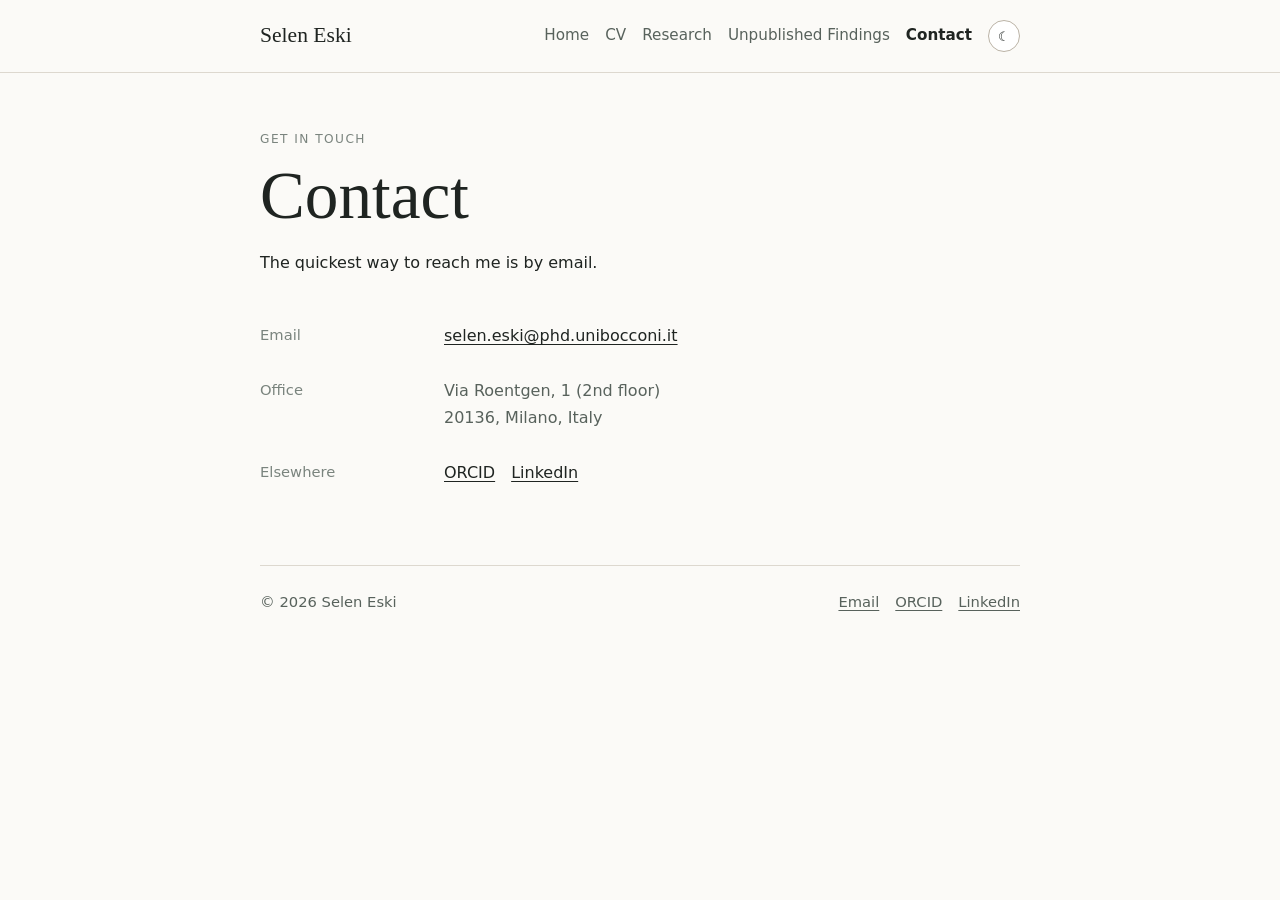
<file: github-pages-site/contact.html>
<!doctype html>
<html lang="en">
  <head>
    <meta charset="utf-8">
    <meta name="viewport" content="width=device-width, initial-scale=1">
    <title>Contact · Selen Eski</title>
    <meta name="description" content="Contact Selen Eski.">
    <link rel="stylesheet" href="assets/styles.css">
    <script src="assets/theme.js" defer></script>
  </head>
  <body>
    <a class="skip-link" href="#main">Skip to content</a>
    <header class="site-header">
      <div class="header-inner">
        <a class="brand" href="index.html">Selen Eski</a>
        <nav class="nav" aria-label="Primary">
          <a href="index.html">Home</a>
          <a href="cv.html">CV</a>
          <a href="research.html">Research</a>
          <a href="unpublished-findings.html">Unpublished Findings</a>
          <a href="contact.html" aria-current="page">Contact</a>
          <button class="theme-toggle" type="button" data-theme-toggle aria-label="Toggle colour theme">☾</button>
        </nav>
      </div>
    </header>

    <main id="main">
      <div class="page-head">
        <p class="eyebrow">Get in Touch</p>
        <h1>Contact</h1>
        <p>The quickest way to reach me is by email.</p>
      </div>

      <dl class="details">
        <div>
          <dt>Email</dt>
          <dd><a href="mailto:selen.eski@phd.unibocconi.it">selen.eski@phd.unibocconi.it</a></dd>
        </div>
        <div>
          <dt>Office</dt>
          <dd class="office">Via Roentgen, 1 (2nd floor)
20136, Milano, Italy</dd>
        </div>
        <div>
          <dt>Elsewhere</dt>
          <dd class="footer-links">
            <a href="https://orcid.org/0009-0007-5661-3999">ORCID</a>
            <a href="https://www.linkedin.com/in/selen-eski-ba7762125/">LinkedIn</a>
          </dd>
        </div>
      </dl>
    </main>

    <footer class="site-footer">
      <span>© 2026 Selen Eski</span>
      <div class="footer-links">
        <a href="mailto:selen.eski@phd.unibocconi.it">Email</a>
        <a href="https://orcid.org/0009-0007-5661-3999">ORCID</a>
        <a href="https://www.linkedin.com/in/selen-eski-ba7762125/">LinkedIn</a>
      </div>
    </footer>
  </body>
</html>
</file>
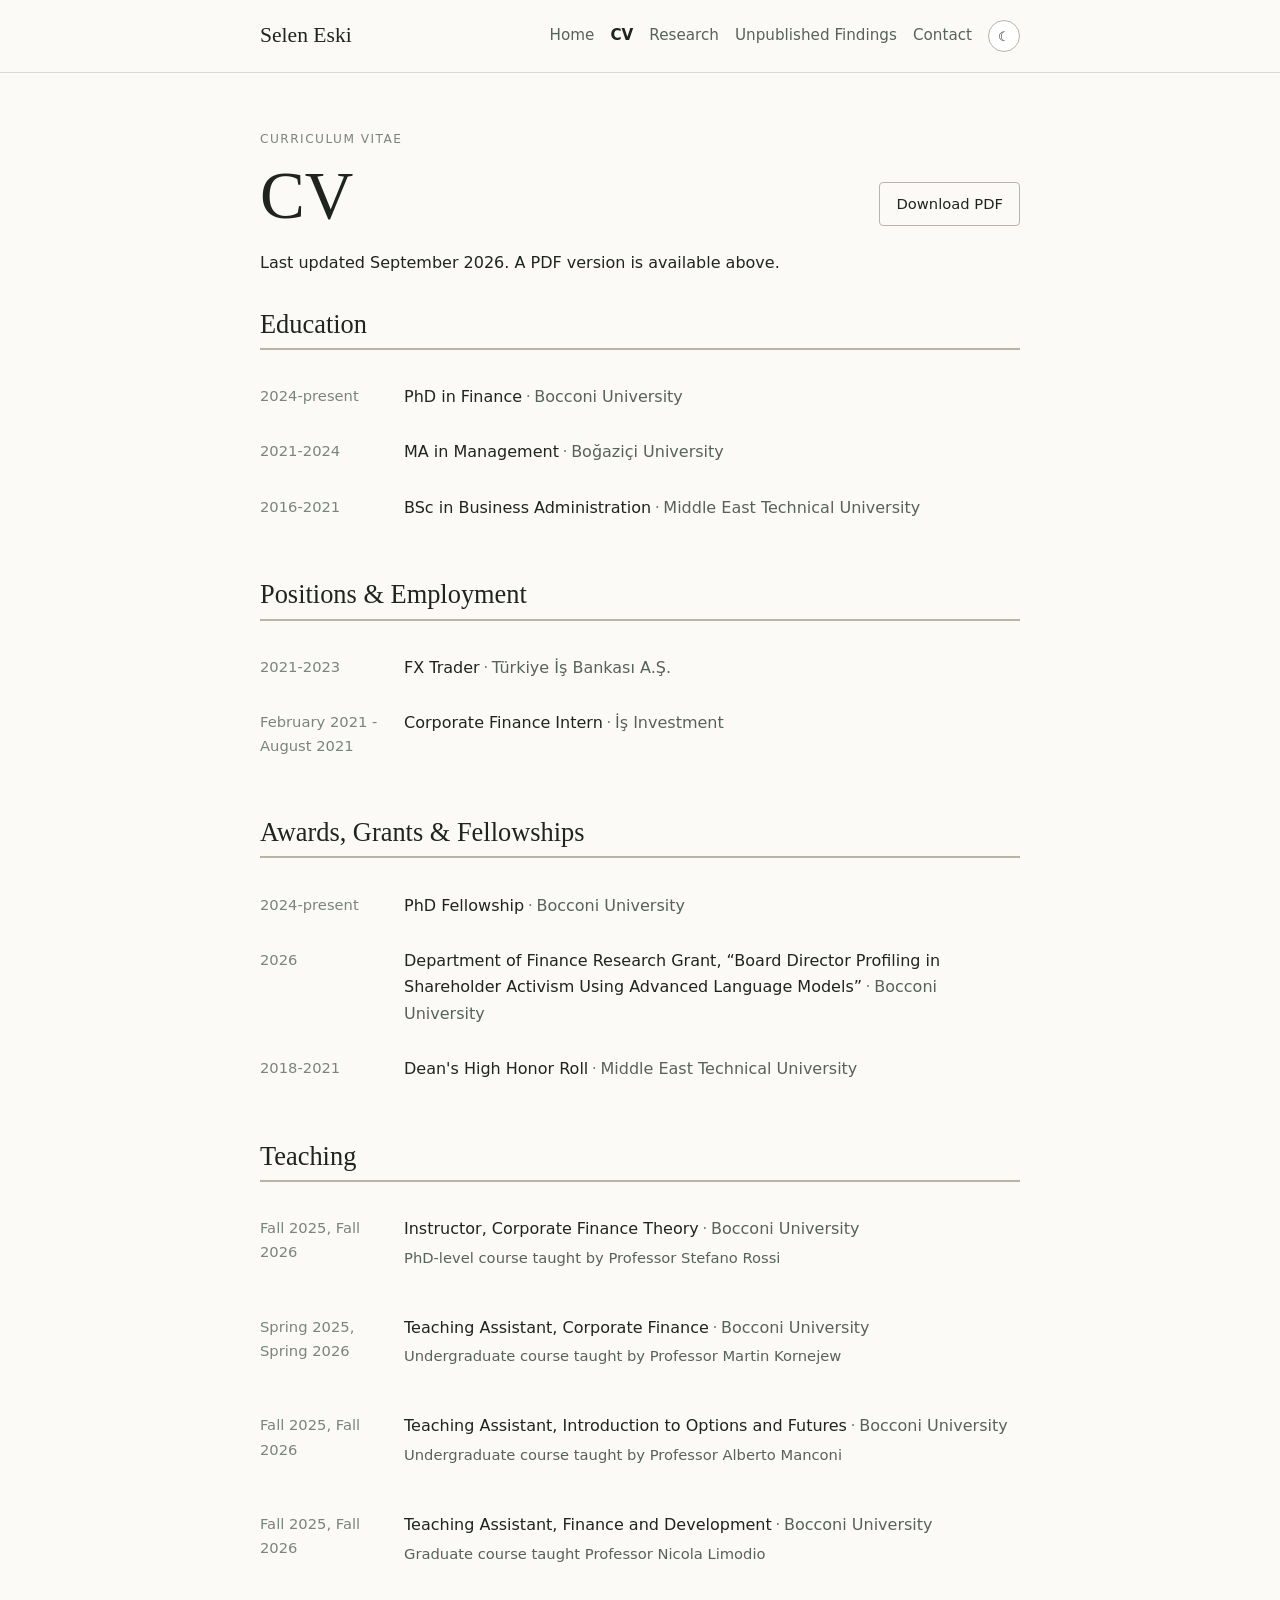
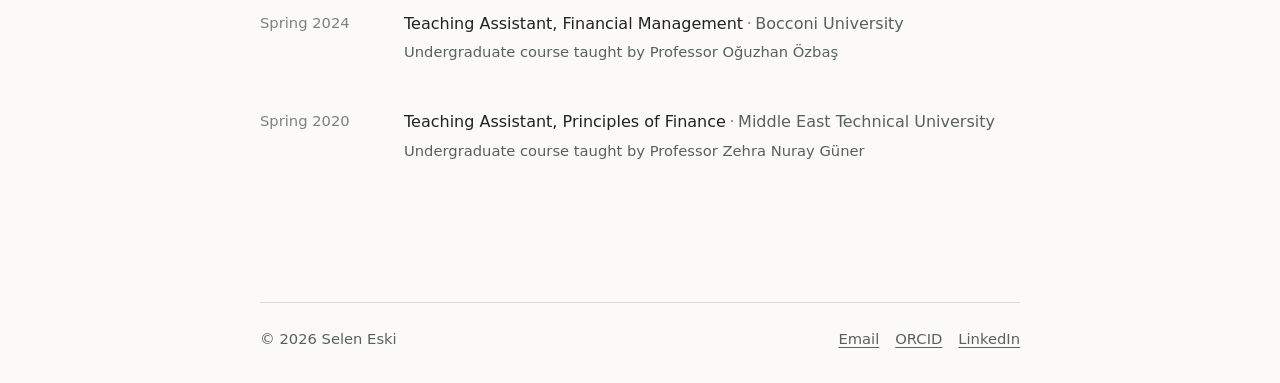
<file: github-pages-site/cv.html>
<!doctype html>
<html lang="en">
  <head>
    <meta charset="utf-8">
    <meta name="viewport" content="width=device-width, initial-scale=1">
    <title>CV · Selen Eski</title>
    <meta name="description" content="Curriculum vitae for Selen Eski.">
    <link rel="stylesheet" href="assets/styles.css">
    <script src="assets/theme.js" defer></script>
  </head>
  <body>
    <a class="skip-link" href="#main">Skip to content</a>
    <header class="site-header">
      <div class="header-inner">
        <a class="brand" href="index.html">Selen Eski</a>
        <nav class="nav" aria-label="Primary">
          <a href="index.html">Home</a>
          <a href="cv.html" aria-current="page">CV</a>
          <a href="research.html">Research</a>
          <a href="unpublished-findings.html">Unpublished Findings</a>
          <a href="contact.html">Contact</a>
          <button class="theme-toggle" type="button" data-theme-toggle aria-label="Toggle colour theme">☾</button>
        </nav>
      </div>
    </header>

    <main id="main">
      <div class="page-head">
        <p class="eyebrow">Curriculum Vitae</p>
        <div class="actions">
          <h1>CV</h1>
          <a class="button" href="https://seleneski.netlify.app/media/cv/pdf.pdf">Download PDF</a>
        </div>
        <p>Last updated September 2026. A PDF version is available above.</p>
      </div>

      <section class="section">
        <h2>Education</h2>
        <ul class="timeline">
          <li><span class="period">2024-present</span><p class="headline">PhD in Finance<span class="sep">·</span><span class="org">Bocconi University</span></p></li>
          <li><span class="period">2021-2024</span><p class="headline">MA in Management<span class="sep">·</span><span class="org">Boğaziçi University</span></p></li>
          <li><span class="period">2016-2021</span><p class="headline">BSc in Business Administration<span class="sep">·</span><span class="org">Middle East Technical University</span></p></li>
        </ul>
      </section>

      <section class="section">
        <h2>Positions &amp; Employment</h2>
        <ul class="timeline">
          <li><span class="period">2021-2023</span><p class="headline">FX Trader<span class="sep">·</span><span class="org">Türkiye İş Bankası A.Ş.</span></p></li>
          <li><span class="period">February 2021 - August 2021</span><p class="headline">Corporate Finance Intern<span class="sep">·</span><span class="org">İş Investment</span></p></li>
        </ul>
      </section>

      <section class="section">
        <h2>Awards, Grants &amp; Fellowships</h2>
        <ul class="timeline">
          <li><span class="period">2024-present</span><p class="headline">PhD Fellowship<span class="sep">·</span><span class="org">Bocconi University</span></p></li>
          <li><span class="period">2026</span><p class="headline">Department of Finance Research Grant, “Board Director Profiling in Shareholder Activism Using Advanced Language Models”<span class="sep">·</span><span class="org">Bocconi University</span></p></li>
          <li><span class="period">2018-2021</span><p class="headline">Dean's High Honor Roll<span class="sep">·</span><span class="org">Middle East Technical University</span></p></li>
        </ul>
      </section>

      <section class="section">
        <h2>Teaching</h2>
        <ul class="timeline">
          <li><span class="period">Fall 2025, Fall 2026</span><div><p class="headline">Instructor, Corporate Finance Theory<span class="sep">·</span><span class="org">Bocconi University</span></p><p class="note">PhD-level course taught by Professor Stefano Rossi</p></div></li>
          <li><span class="period">Spring 2025, Spring 2026</span><div><p class="headline">Teaching Assistant, Corporate Finance<span class="sep">·</span><span class="org">Bocconi University</span></p><p class="note">Undergraduate course taught by Professor Martin Kornejew</p></div></li>
          <li><span class="period">Fall 2025, Fall 2026</span><div><p class="headline">Teaching Assistant, Introduction to Options and Futures<span class="sep">·</span><span class="org">Bocconi University</span></p><p class="note">Undergraduate course taught by Professor Alberto Manconi</p></div></li>
          <li><span class="period">Fall 2025, Fall 2026</span><div><p class="headline">Teaching Assistant, Finance and Development<span class="sep">·</span><span class="org">Bocconi University</span></p><p class="note">Graduate course taught Professor Nicola Limodio</p></div></li>
          <li><span class="period">Spring 2024</span><div><p class="headline">Teaching Assistant, Financial Management<span class="sep">·</span><span class="org">Bocconi University</span></p><p class="note">Undergraduate course taught by Professor Oğuzhan Özbaş</p></div></li>
          <li><span class="period">Spring 2020</span><div><p class="headline">Teaching Assistant, Principles of Finance<span class="sep">·</span><span class="org">Middle East Technical University</span></p><p class="note">Undergraduate course taught by Professor Zehra Nuray Güner</p></div></li>
        </ul>
      </section>
    </main>

    <footer class="site-footer">
      <span>© 2026 Selen Eski</span>
      <div class="footer-links">
        <a href="mailto:selen.eski@phd.unibocconi.it">Email</a>
        <a href="https://orcid.org/0009-0007-5661-3999">ORCID</a>
        <a href="https://www.linkedin.com/in/selen-eski-ba7762125/">LinkedIn</a>
      </div>
    </footer>
  </body>
</html>
</file>
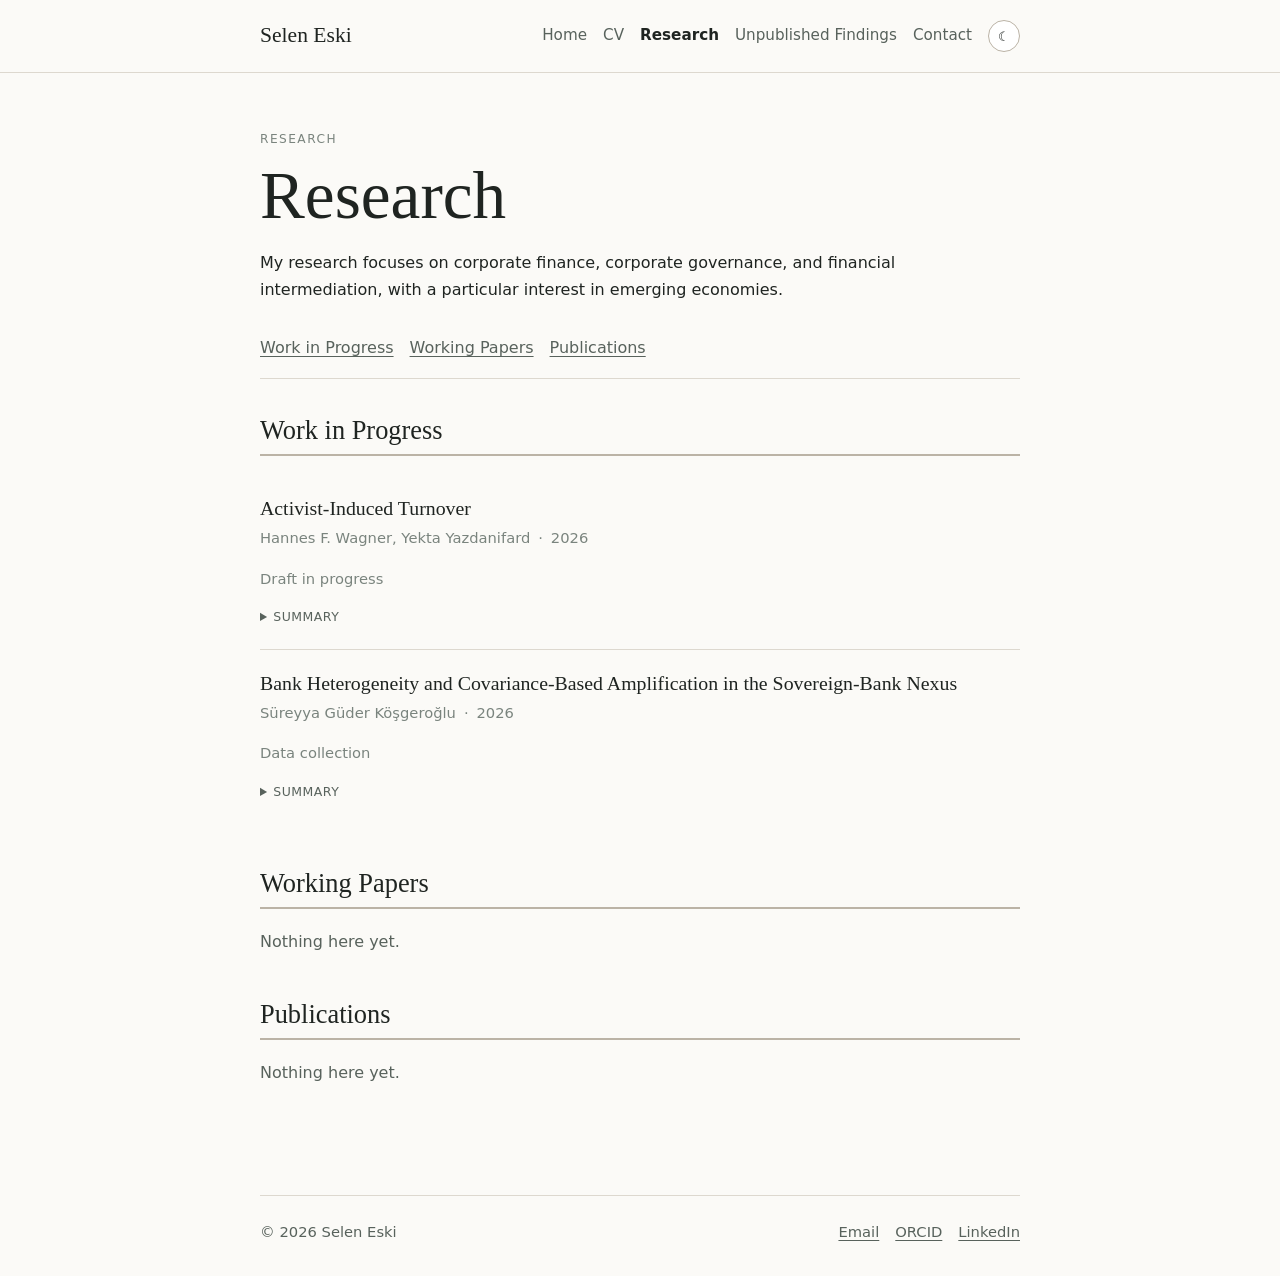
<file: github-pages-site/research.html>
<!doctype html>
<html lang="en">
  <head>
    <meta charset="utf-8">
    <meta name="viewport" content="width=device-width, initial-scale=1">
    <title>Research · Selen Eski</title>
    <meta name="description" content="Research by Selen Eski.">
    <link rel="stylesheet" href="assets/styles.css">
    <script src="assets/theme.js" defer></script>
  </head>
  <body>
    <a class="skip-link" href="#main">Skip to content</a>
    <header class="site-header">
      <div class="header-inner">
        <a class="brand" href="index.html">Selen Eski</a>
        <nav class="nav" aria-label="Primary">
          <a href="index.html">Home</a>
          <a href="cv.html">CV</a>
          <a href="research.html" aria-current="page">Research</a>
          <a href="unpublished-findings.html">Unpublished Findings</a>
          <a href="contact.html">Contact</a>
          <button class="theme-toggle" type="button" data-theme-toggle aria-label="Toggle colour theme">☾</button>
        </nav>
      </div>
    </header>

    <main id="main">
      <div class="page-head">
        <p class="eyebrow">Research</p>
        <h1>Research</h1>
        <p>My research focuses on corporate finance, corporate governance, and financial intermediation, with a particular interest in emerging economies.</p>
      </div>

      <nav class="section-nav" aria-label="Research sections">
        <a href="#work-in-progress">Work in Progress</a>
        <a href="#working-papers">Working Papers</a>
        <a href="#publications">Publications</a>
      </nav>

      <section class="section" id="work-in-progress">
        <h2>Work in Progress</h2>
        <article class="paper">
          <h3>Activist-Induced Turnover</h3>
          <p class="byline">Hannes F. Wagner, Yekta Yazdanifard <span class="sep">·</span> 2026</p>
          <p class="venue">Draft in progress</p>
          <details>
            <summary>Summary</summary>
            <p>Summary coming soon.</p>
          </details>
        </article>
        <article class="paper">
          <h3>Bank Heterogeneity and Covariance-Based Amplification in the Sovereign-Bank Nexus</h3>
          <p class="byline">Süreyya Güder Köşgeroğlu <span class="sep">·</span> 2026</p>
          <p class="venue">Data collection</p>
          <details>
            <summary>Summary</summary>
            <p>Summary coming soon.</p>
          </details>
        </article>
      </section>

      <section class="section" id="working-papers">
        <h2>Working Papers</h2>
        <p class="empty">Nothing here yet.</p>
      </section>

      <section class="section" id="publications">
        <h2>Publications</h2>
        <p class="empty">Nothing here yet.</p>
      </section>
    </main>

    <footer class="site-footer">
      <span>© 2026 Selen Eski</span>
      <div class="footer-links">
        <a href="mailto:selen.eski@phd.unibocconi.it">Email</a>
        <a href="https://orcid.org/0009-0007-5661-3999">ORCID</a>
        <a href="https://www.linkedin.com/in/selen-eski-ba7762125/">LinkedIn</a>
      </div>
    </footer>
  </body>
</html>
</file>
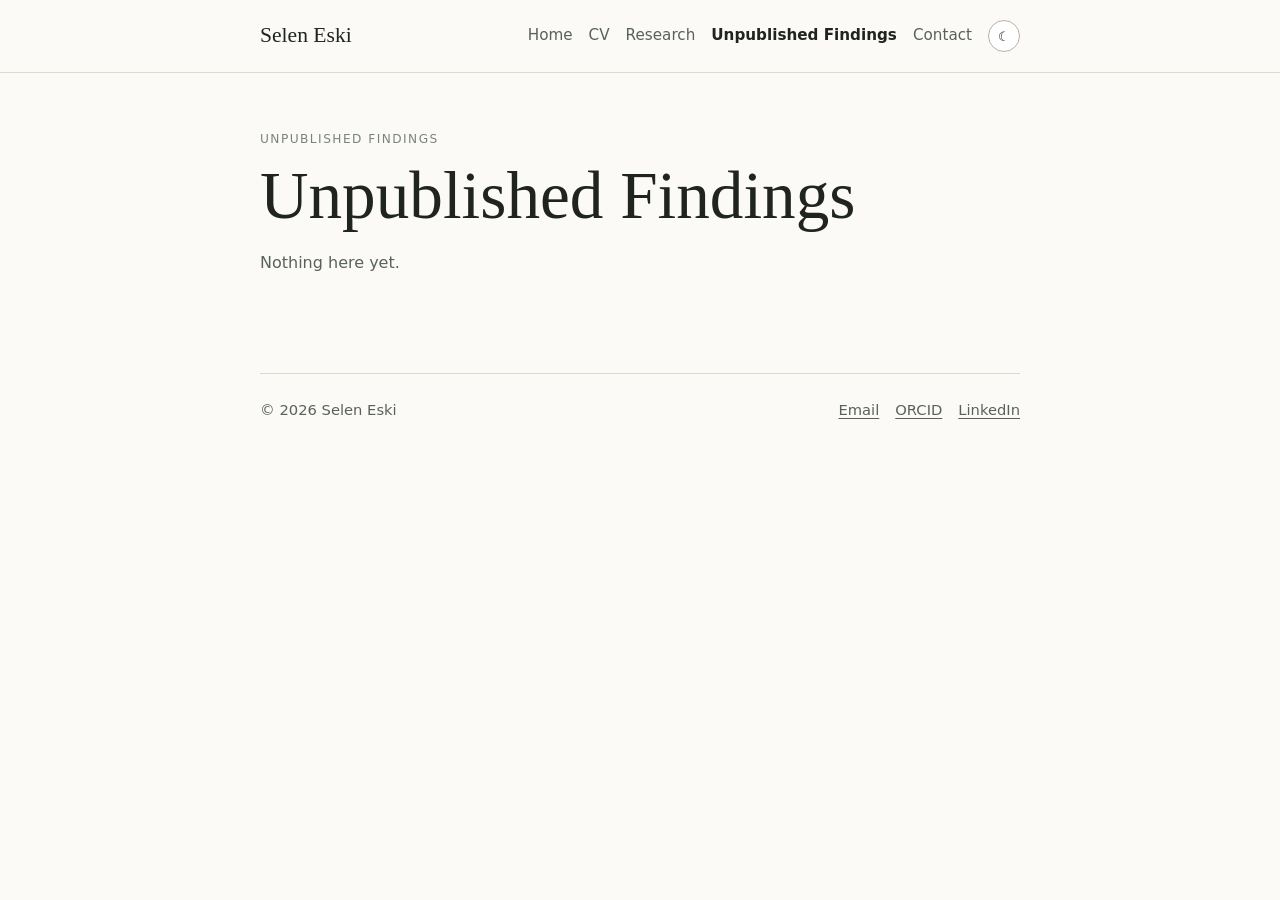
<file: github-pages-site/unpublished-findings.html>
<!doctype html>
<html lang="en">
  <head>
    <meta charset="utf-8">
    <meta name="viewport" content="width=device-width, initial-scale=1">
    <title>Unpublished Findings · Selen Eski</title>
    <meta name="description" content="Unpublished findings by Selen Eski.">
    <link rel="stylesheet" href="assets/styles.css">
    <script src="assets/theme.js" defer></script>
  </head>
  <body>
    <a class="skip-link" href="#main">Skip to content</a>
    <header class="site-header">
      <div class="header-inner">
        <a class="brand" href="index.html">Selen Eski</a>
        <nav class="nav" aria-label="Primary">
          <a href="index.html">Home</a>
          <a href="cv.html">CV</a>
          <a href="research.html">Research</a>
          <a href="unpublished-findings.html" aria-current="page">Unpublished Findings</a>
          <a href="contact.html">Contact</a>
          <button class="theme-toggle" type="button" data-theme-toggle aria-label="Toggle colour theme">☾</button>
        </nav>
      </div>
    </header>

    <main id="main">
      <div class="page-head">
        <p class="eyebrow">Unpublished Findings</p>
        <h1>Unpublished Findings</h1>
        <p class="empty">Nothing here yet.</p>
      </div>
    </main>

    <footer class="site-footer">
      <span>© 2026 Selen Eski</span>
      <div class="footer-links">
        <a href="mailto:selen.eski@phd.unibocconi.it">Email</a>
        <a href="https://orcid.org/0009-0007-5661-3999">ORCID</a>
        <a href="https://www.linkedin.com/in/selen-eski-ba7762125/">LinkedIn</a>
      </div>
    </footer>
  </body>
</html>
</file>
<file: assets/styles.css>
:root {
  color-scheme: light;
  --accent: #2f5d50;
  --accent-contrast: #ffffff;
  --bg: #fbfaf7;
  --surface: #ffffff;
  --text: #1f2421;
  --text-soft: #58625c;
  --text-faint: #7a847e;
  --border: #ddd8cf;
  --border-strong: #bbb3a6;
  --max-width: 760px;
  --font-body: Inter, ui-sans-serif, system-ui, -apple-system, BlinkMacSystemFont, "Segoe UI", sans-serif;
  --font-display: Newsreader, Georgia, "Times New Roman", serif;
}

:root[data-theme="dark"] {
  color-scheme: dark;
  --accent: #8fb8ac;
  --accent-contrast: #14201c;
  --bg: #171917;
  --surface: #20231f;
  --text: #f2efe8;
  --text-soft: #cbc5bb;
  --text-faint: #9f978c;
  --border: #343a34;
  --border-strong: #515a52;
}

@media (prefers-color-scheme: dark) {
  :root:not([data-theme="light"]) {
    color-scheme: dark;
    --accent: #8fb8ac;
    --accent-contrast: #14201c;
    --bg: #171917;
    --surface: #20231f;
    --text: #f2efe8;
    --text-soft: #cbc5bb;
    --text-faint: #9f978c;
    --border: #343a34;
    --border-strong: #515a52;
  }
}

* {
  box-sizing: border-box;
}

body {
  margin: 0;
  background: var(--bg);
  color: var(--text);
  font-family: var(--font-body);
  line-height: 1.65;
  text-rendering: optimizeLegibility;
}

a {
  color: inherit;
  text-decoration-thickness: 0.08em;
  text-underline-offset: 0.2em;
}

a:hover {
  color: var(--accent);
}

.skip-link {
  position: absolute;
  left: 1rem;
  top: -4rem;
  z-index: 10;
  background: var(--accent);
  color: var(--accent-contrast);
  padding: 0.6rem 0.9rem;
  border-radius: 4px;
}

.skip-link:focus {
  top: 1rem;
}

.site-header {
  border-bottom: 1px solid var(--border);
}

.header-inner,
main,
.site-footer {
  width: min(100% - 2rem, var(--max-width));
  margin-inline: auto;
}

.header-inner {
  min-height: 4.5rem;
  display: flex;
  align-items: center;
  justify-content: space-between;
  gap: 1.5rem;
}

.brand {
  font-family: var(--font-display);
  font-size: 1.35rem;
  text-decoration: none;
}

.nav {
  display: flex;
  align-items: center;
  gap: 1rem;
  flex-wrap: wrap;
  font-size: 0.95rem;
}

.nav a {
  text-decoration: none;
  color: var(--text-soft);
}

.nav a[aria-current="page"] {
  color: var(--text);
  font-weight: 650;
}

.theme-toggle {
  width: 2rem;
  height: 2rem;
  border: 1px solid var(--border-strong);
  border-radius: 50%;
  background: var(--surface);
  color: var(--text);
  cursor: pointer;
  display: inline-grid;
  place-items: center;
}

.theme-toggle:hover {
  border-color: var(--accent);
  color: var(--accent);
}

main {
  padding-block: 3.5rem 4rem;
}

.eyebrow {
  margin: 0 0 0.5rem;
  color: var(--text-faint);
  font-size: 0.76rem;
  letter-spacing: 0.12em;
  text-transform: uppercase;
}

h1,
h2,
h3,
h4 {
  font-family: var(--font-display);
  line-height: 1.15;
  font-weight: 500;
}

h1 {
  margin: 0 0 1rem;
  font-size: clamp(2.4rem, 8vw, 4.2rem);
}

h2 {
  margin: 0 0 1.25rem;
  padding-bottom: 0.55rem;
  border-bottom: 2px solid var(--border-strong);
  font-size: 1.65rem;
}

h3 {
  margin: 0 0 0.4rem;
  font-size: 1.24rem;
}

h4 {
  margin: 1.15rem 0 0.45rem;
  font-size: 1.05rem;
}

p {
  margin: 0 0 1rem;
}

.intro {
  display: flex;
  align-items: flex-start;
  gap: 1.5rem;
  margin-bottom: 1.75rem;
}

.portrait {
  width: clamp(190px, 30vw, 240px);
  aspect-ratio: 1;
  object-fit: cover;
  border-radius: 8px;
  flex: 0 0 auto;
  background: var(--border);
}

.role {
  margin-bottom: 0.25rem;
  font-size: 1.1rem;
}

.affiliation {
  margin-bottom: 0.1rem;
  color: var(--text-soft);
}

.lead {
  font-size: 1.08rem;
}

.page-head {
  margin-bottom: 2rem;
}

.actions {
  display: flex;
  align-items: center;
  justify-content: space-between;
  gap: 1rem;
}

.button {
  display: inline-flex;
  align-items: center;
  justify-content: center;
  min-height: 2.5rem;
  padding: 0.55rem 1rem;
  border: 1px solid var(--border-strong);
  border-radius: 4px;
  text-decoration: none;
  font-size: 0.92rem;
}

.button:hover {
  background: var(--accent);
  color: var(--accent-contrast);
  border-color: var(--accent);
}

.section {
  margin-bottom: 2.75rem;
}

.offdesk-main {
  width: min(100% - 2rem, 980px);
}

.offdesk-main .page-head {
  max-width: var(--max-width);
}

.research-main {
  width: min(100% - 2rem, 1080px);
}

.research-main .page-head {
  max-width: var(--max-width);
}

.research-main .section {
  margin-top: 2.25rem;
}

.timeline,
.paper-list,
.details {
  margin: 0;
  padding: 0;
  list-style: none;
}

.timeline li,
.details div {
  display: grid;
  grid-template-columns: 8rem 1fr;
  gap: 1rem;
  padding-block: 0.9rem;
}

.period,
.details dt,
.byline,
.venue {
  color: var(--text-faint);
  font-size: 0.92rem;
}

.headline {
  margin: 0;
}

.org {
  color: var(--text-soft);
}

.sep {
  color: var(--text-faint);
  margin-inline: 0.35ch;
}

.note {
  margin-top: 0.2rem;
  color: var(--text-soft);
  font-size: 0.92rem;
}

.evaluation {
  margin: 0.25rem 0 0;
  color: var(--text-faint);
  font-size: 0.76rem;
  line-height: 1.35;
  font-style: italic;
}

.timeline .evaluation {
  font-size: 0.76rem;
}

.section-nav {
  display: flex;
  gap: 1rem;
  flex-wrap: wrap;
  margin-bottom: 2.25rem;
  padding-bottom: 1rem;
  border-bottom: 1px solid var(--border);
}

.section-nav a {
  color: var(--text-soft);
}

.paper {
  margin-bottom: 1rem;
  padding: 1.45rem;
  border: 1px solid var(--border);
  border-radius: 8px;
  background: var(--surface);
  background: color-mix(in srgb, var(--surface) 82%, var(--bg));
}

.paper-with-figures {
  display: grid;
  grid-template-columns: minmax(0, 1fr) minmax(18rem, 25rem);
  gap: 1.5rem;
  align-items: start;
}

.paper h3 {
  max-width: 42rem;
  font-size: 1.3rem;
}

.paper-description {
  max-width: 41rem;
}

.paper-description h4 {
  margin: 1rem 0 0.35rem;
  font-family: var(--font-body);
  color: var(--text);
  font-size: 0.82rem;
  font-weight: 700;
  letter-spacing: 0.04em;
  text-transform: uppercase;
}

.paper-description p {
  color: var(--text-soft);
  font-size: 0.84rem;
  line-height: 1.52;
}

.research-figures {
  display: grid;
  gap: 0.85rem;
  margin-top: 0.1rem;
}

.research-figures figure {
  margin: 0;
  padding: 0.55rem;
  border: 1px solid var(--border);
  border-radius: 6px;
  background: var(--surface);
}

.research-figures img {
  display: block;
  width: 100%;
  height: auto;
  max-height: 13.5rem;
  object-fit: contain;
}

.research-figures figcaption {
  margin-top: 0.45rem;
  color: var(--text-soft);
  font-size: 0.76rem;
  line-height: 1.35;
  font-weight: 650;
}

.links {
  display: flex;
  gap: 1rem;
  flex-wrap: wrap;
  margin-top: 0.5rem;
}

.links a,
summary {
  color: var(--text-soft);
  font-size: 0.78rem;
  letter-spacing: 0.04em;
  text-transform: uppercase;
}

summary {
  cursor: pointer;
  width: fit-content;
}

details p {
  margin-top: 0.75rem;
  color: var(--text-soft);
  font-size: 0.95rem;
}

.empty {
  color: var(--text-soft);
}

.office {
  white-space: pre-line;
  color: var(--text-soft);
}

.food-guide {
  display: grid;
  gap: 1.75rem;
}

.food-card {
  display: grid;
  grid-template-columns: minmax(19rem, 22rem) minmax(0, 32rem);
  justify-content: space-between;
  gap: 2rem;
  padding-block: 1.85rem;
  border-bottom: 1px solid var(--border);
}

.food-card.photo-heavy {
  grid-template-columns: minmax(19rem, 22rem) minmax(0, 32rem);
}

.food-card:last-child {
  border-bottom: 0;
}

.food-photo {
  width: 100%;
  aspect-ratio: 16 / 10;
  border-radius: 6px;
  object-fit: cover;
  background: var(--surface);
}

.food-photo-grid {
  display: grid;
  gap: 0.65rem;
  align-self: start;
  align-content: start;
}

.food-photo-grid.mosaic {
  grid-template-columns: 1fr;
}

.food-photo-grid.mosaic .food-photo:first-child {
  grid-column: auto;
}

.food-photo-grid .food-photo {
  aspect-ratio: 4 / 3;
}

.food-photo.placeholder {
  border: 1px dashed var(--border-strong);
  background:
    linear-gradient(135deg, transparent 0 48%, var(--border) 49% 51%, transparent 52%),
    var(--surface);
}

.food-copy .eyebrow {
  margin-bottom: 0.35rem;
}

.food-copy {
  max-width: 32rem;
}

.food-copy p {
  color: var(--text-soft);
}

.food-copy p:last-child {
  margin-bottom: 0;
}

.food-copy .venue {
  margin-bottom: 0.85rem;
  color: var(--text-faint);
}

.food-copy .venue a {
  color: var(--text-soft);
  font-weight: 650;
  text-decoration-color: var(--border-strong);
}

.site-footer {
  border-top: 1px solid var(--border);
  padding-block: 1.5rem 2rem;
  display: flex;
  justify-content: space-between;
  gap: 1rem;
  flex-wrap: wrap;
  color: var(--text-soft);
  font-size: 0.92rem;
}

.footer-links {
  display: flex;
  gap: 1rem;
  flex-wrap: wrap;
}

@media (max-width: 640px) {
  .header-inner {
    align-items: flex-start;
    flex-direction: column;
    padding-block: 1rem;
    gap: 0.8rem;
  }

  .intro {
    flex-direction: column;
  }

  .timeline li,
  .details div {
    grid-template-columns: 1fr;
    gap: 0.15rem;
  }

  .food-card {
    grid-template-columns: 1fr;
  }

  .food-card.photo-heavy {
    grid-template-columns: 1fr;
  }

  .paper {
    padding: 1rem;
  }

  .paper-with-figures {
    grid-template-columns: 1fr;
  }

  .research-figures {
    max-width: 100%;
  }

  .research-figures img {
    max-height: 18rem;
  }

  .actions,
  .site-footer {
    align-items: flex-start;
    flex-direction: column;
  }
}
</file>
<file: github-pages-site/assets/styles.css>
:root {
  color-scheme: light;
  --accent: #2f5d50;
  --accent-contrast: #ffffff;
  --bg: #fbfaf7;
  --surface: #ffffff;
  --text: #1f2421;
  --text-soft: #58625c;
  --text-faint: #7a847e;
  --border: #ddd8cf;
  --border-strong: #bbb3a6;
  --max-width: 760px;
  --font-body: Inter, ui-sans-serif, system-ui, -apple-system, BlinkMacSystemFont, "Segoe UI", sans-serif;
  --font-display: Newsreader, Georgia, "Times New Roman", serif;
}

:root[data-theme="dark"] {
  color-scheme: dark;
  --accent: #8fb8ac;
  --accent-contrast: #14201c;
  --bg: #171917;
  --surface: #20231f;
  --text: #f2efe8;
  --text-soft: #cbc5bb;
  --text-faint: #9f978c;
  --border: #343a34;
  --border-strong: #515a52;
}

@media (prefers-color-scheme: dark) {
  :root:not([data-theme="light"]) {
    color-scheme: dark;
    --accent: #8fb8ac;
    --accent-contrast: #14201c;
    --bg: #171917;
    --surface: #20231f;
    --text: #f2efe8;
    --text-soft: #cbc5bb;
    --text-faint: #9f978c;
    --border: #343a34;
    --border-strong: #515a52;
  }
}

* {
  box-sizing: border-box;
}

body {
  margin: 0;
  background: var(--bg);
  color: var(--text);
  font-family: var(--font-body);
  line-height: 1.65;
  text-rendering: optimizeLegibility;
}

a {
  color: inherit;
  text-decoration-thickness: 0.08em;
  text-underline-offset: 0.2em;
}

a:hover {
  color: var(--accent);
}

.skip-link {
  position: absolute;
  left: 1rem;
  top: -4rem;
  z-index: 10;
  background: var(--accent);
  color: var(--accent-contrast);
  padding: 0.6rem 0.9rem;
  border-radius: 4px;
}

.skip-link:focus {
  top: 1rem;
}

.site-header {
  border-bottom: 1px solid var(--border);
}

.header-inner,
main,
.site-footer {
  width: min(100% - 2rem, var(--max-width));
  margin-inline: auto;
}

.header-inner {
  min-height: 4.5rem;
  display: flex;
  align-items: center;
  justify-content: space-between;
  gap: 1.5rem;
}

.brand {
  font-family: var(--font-display);
  font-size: 1.35rem;
  text-decoration: none;
}

.nav {
  display: flex;
  align-items: center;
  gap: 1rem;
  flex-wrap: wrap;
  font-size: 0.95rem;
}

.nav a {
  text-decoration: none;
  color: var(--text-soft);
}

.nav a[aria-current="page"] {
  color: var(--text);
  font-weight: 650;
}

.theme-toggle {
  width: 2rem;
  height: 2rem;
  border: 1px solid var(--border-strong);
  border-radius: 50%;
  background: var(--surface);
  color: var(--text);
  cursor: pointer;
  display: inline-grid;
  place-items: center;
}

.theme-toggle:hover {
  border-color: var(--accent);
  color: var(--accent);
}

main {
  padding-block: 3.5rem 4rem;
}

.eyebrow {
  margin: 0 0 0.5rem;
  color: var(--text-faint);
  font-size: 0.76rem;
  letter-spacing: 0.12em;
  text-transform: uppercase;
}

h1,
h2,
h3 {
  font-family: var(--font-display);
  line-height: 1.15;
  font-weight: 500;
}

h1 {
  margin: 0 0 1rem;
  font-size: clamp(2.4rem, 8vw, 4.2rem);
}

h2 {
  margin: 0 0 1.25rem;
  padding-bottom: 0.55rem;
  border-bottom: 2px solid var(--border-strong);
  font-size: 1.65rem;
}

h3 {
  margin: 0 0 0.4rem;
  font-size: 1.24rem;
}

p {
  margin: 0 0 1rem;
}

.intro {
  display: flex;
  align-items: flex-start;
  gap: 1.5rem;
  margin-bottom: 1.75rem;
}

.portrait {
  width: 156px;
  aspect-ratio: 1;
  object-fit: cover;
  border-radius: 8px;
  flex: 0 0 auto;
  background: var(--border);
}

.role {
  margin-bottom: 0.25rem;
  font-size: 1.1rem;
}

.affiliation {
  margin-bottom: 0.1rem;
  color: var(--text-soft);
}

.lead {
  font-size: 1.08rem;
}

.page-head {
  margin-bottom: 2rem;
}

.actions {
  display: flex;
  align-items: center;
  justify-content: space-between;
  gap: 1rem;
}

.button {
  display: inline-flex;
  align-items: center;
  justify-content: center;
  min-height: 2.5rem;
  padding: 0.55rem 1rem;
  border: 1px solid var(--border-strong);
  border-radius: 4px;
  text-decoration: none;
  font-size: 0.92rem;
}

.button:hover {
  background: var(--accent);
  color: var(--accent-contrast);
  border-color: var(--accent);
}

.section {
  margin-bottom: 2.75rem;
}

.timeline,
.paper-list,
.details {
  margin: 0;
  padding: 0;
  list-style: none;
}

.timeline li,
.details div {
  display: grid;
  grid-template-columns: 8rem 1fr;
  gap: 1rem;
  padding-block: 0.9rem;
}

.period,
.details dt,
.byline,
.venue {
  color: var(--text-faint);
  font-size: 0.92rem;
}

.headline {
  margin: 0;
}

.org {
  color: var(--text-soft);
}

.sep {
  color: var(--text-faint);
  margin-inline: 0.35ch;
}

.note {
  margin-top: 0.2rem;
  color: var(--text-soft);
  font-size: 0.92rem;
}

.section-nav {
  display: flex;
  gap: 1rem;
  flex-wrap: wrap;
  margin-bottom: 2.25rem;
  padding-bottom: 1rem;
  border-bottom: 1px solid var(--border);
}

.section-nav a {
  color: var(--text-soft);
}

.paper {
  padding-block: 1.35rem;
  border-bottom: 1px solid var(--border);
}

.paper:last-child {
  border-bottom: 0;
}

.links {
  display: flex;
  gap: 1rem;
  flex-wrap: wrap;
  margin-top: 0.5rem;
}

.links a,
summary {
  color: var(--text-soft);
  font-size: 0.78rem;
  letter-spacing: 0.04em;
  text-transform: uppercase;
}

summary {
  cursor: pointer;
  width: fit-content;
}

details p {
  margin-top: 0.75rem;
  color: var(--text-soft);
  font-size: 0.95rem;
}

.empty {
  color: var(--text-soft);
}

.office {
  white-space: pre-line;
  color: var(--text-soft);
}

.site-footer {
  border-top: 1px solid var(--border);
  padding-block: 1.5rem 2rem;
  display: flex;
  justify-content: space-between;
  gap: 1rem;
  flex-wrap: wrap;
  color: var(--text-soft);
  font-size: 0.92rem;
}

.footer-links {
  display: flex;
  gap: 1rem;
  flex-wrap: wrap;
}

@media (max-width: 640px) {
  .header-inner {
    align-items: flex-start;
    flex-direction: column;
    padding-block: 1rem;
    gap: 0.8rem;
  }

  .intro {
    flex-direction: column;
  }

  .timeline li,
  .details div {
    grid-template-columns: 1fr;
    gap: 0.15rem;
  }

  .actions,
  .site-footer {
    align-items: flex-start;
    flex-direction: column;
  }
}
</file>
